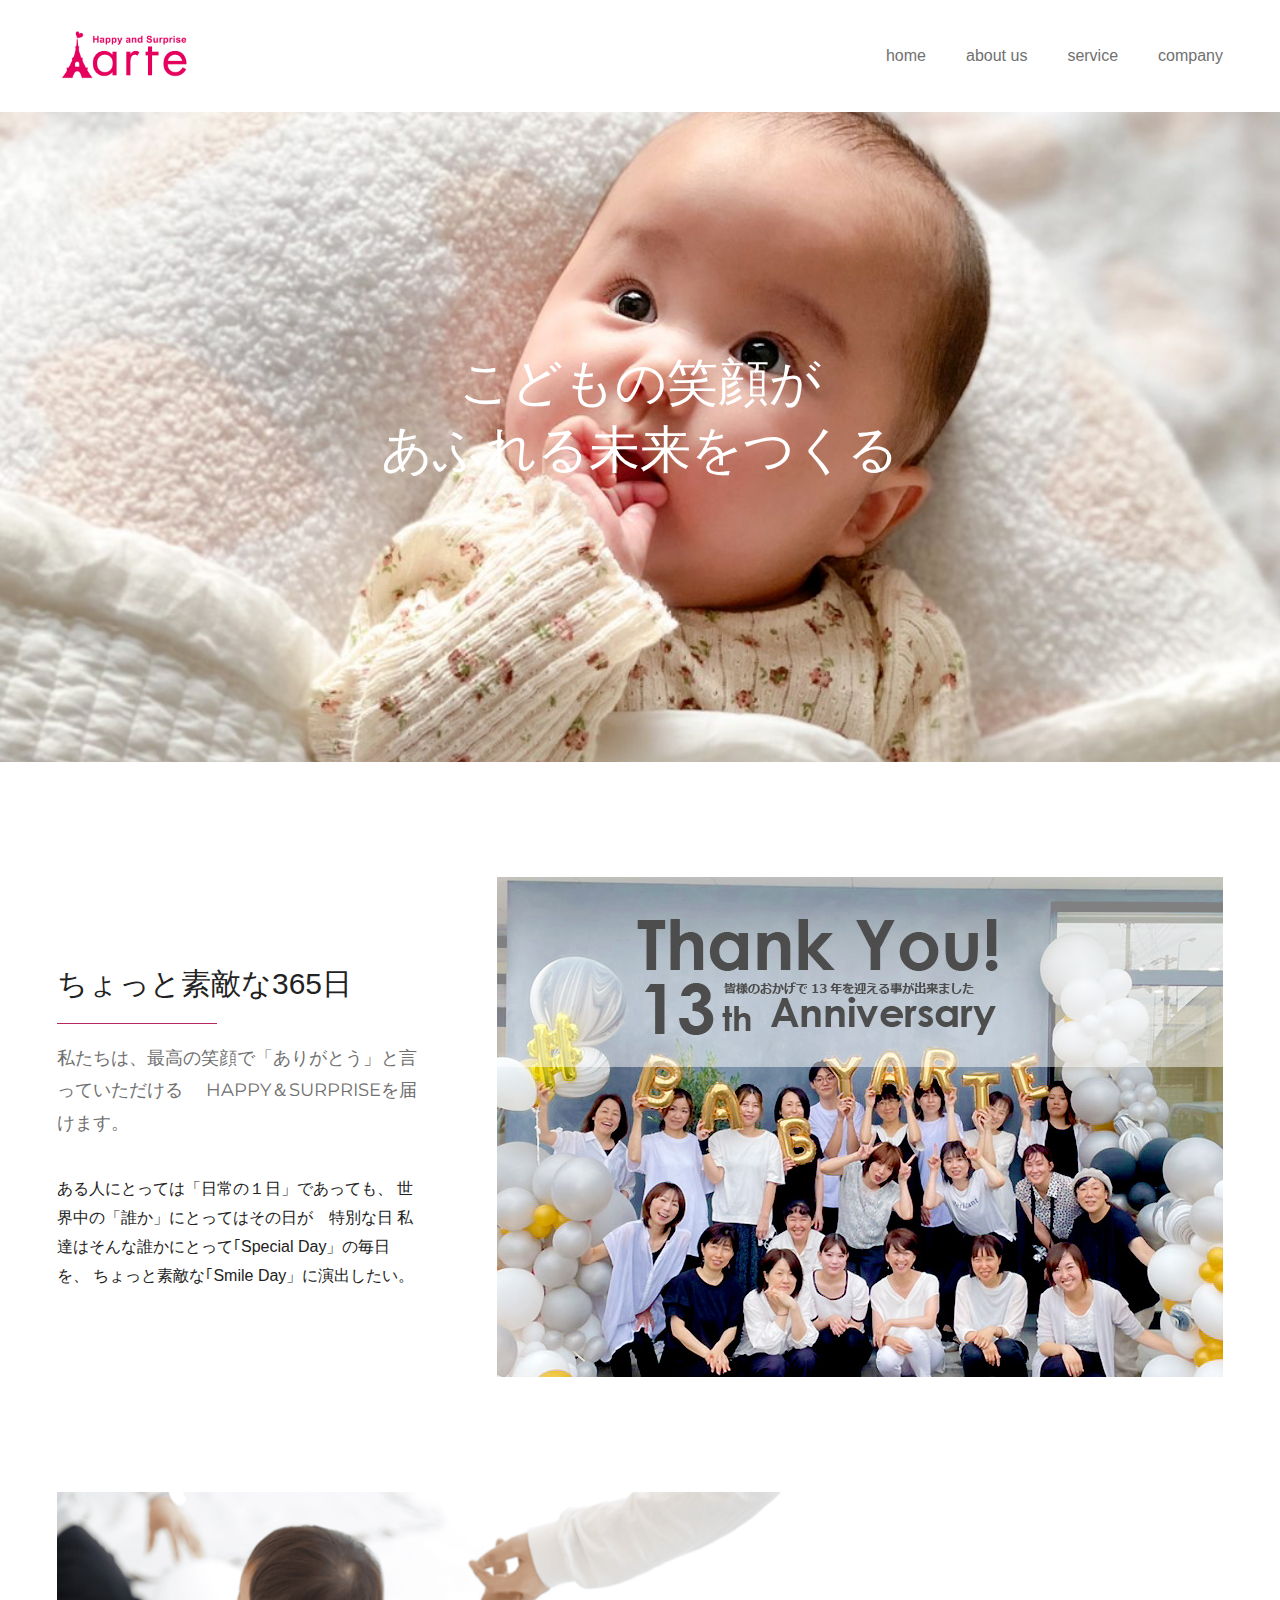
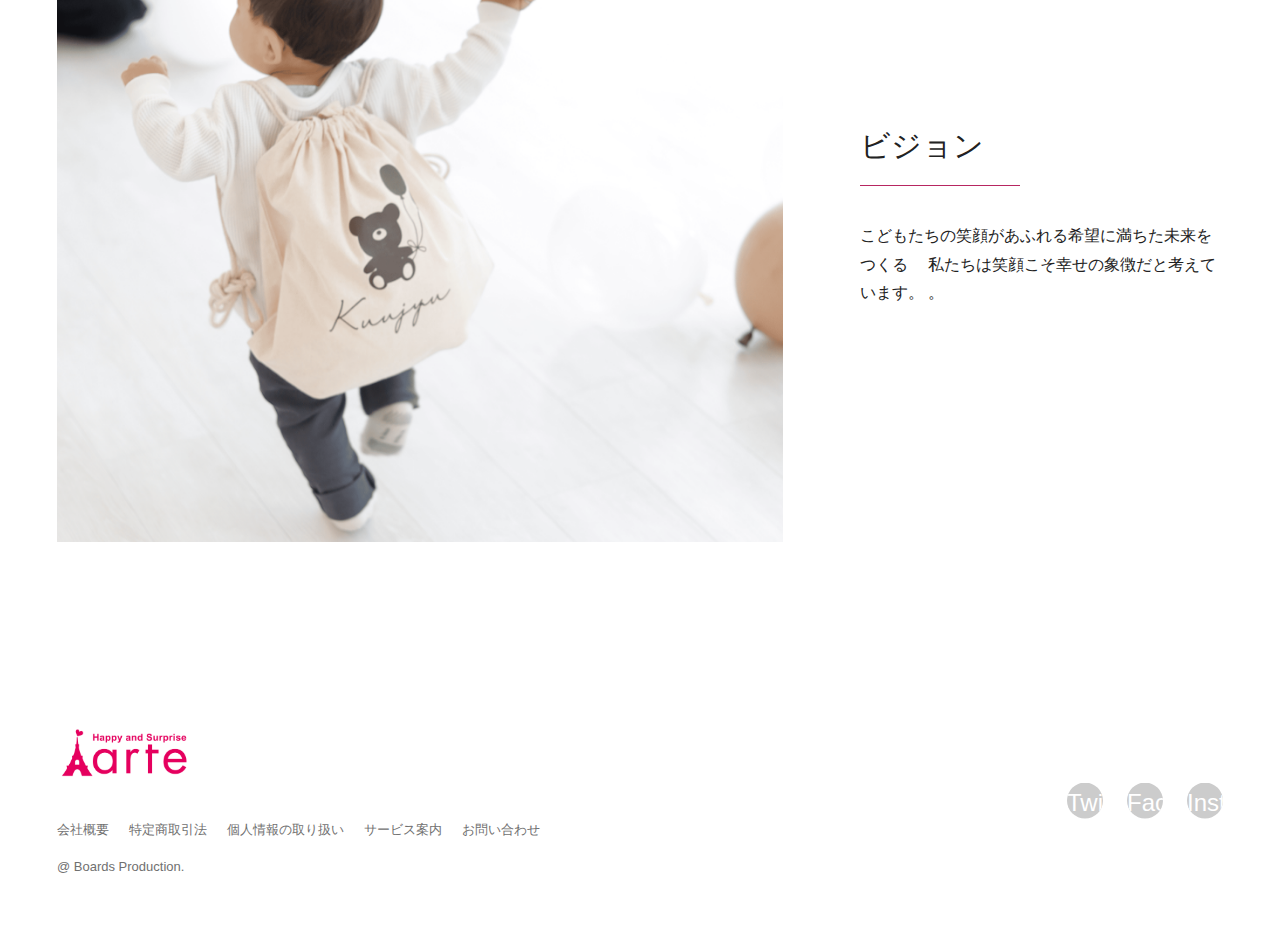
<file: index.html>
<!DOCTYPE html>
<html lang="ja">
<head>

	<!-- Google Tag Manager -->
<script>(function(w,d,s,l,i){w[l]=w[l]||[];w[l].push({'gtm.start':
	new Date().getTime(),event:'gtm.js'});var f=d.getElementsByTagName(s)[0],
	j=d.createElement(s),dl=l!='dataLayer'?'&l='+l:'';j.async=true;j.src=
	'https://www.googletagmanager.com/gtm.js?id='+i+dl;f.parentNode.insertBefore(j,f);
	})(window,document,'script','dataLayer','GTM-KP2N43W');</script>
	<!-- End Google Tag Manager -->

	<meta charset="UTF-8">
	<meta name="viewport" content="width=device-width">
	<title>株式会社arte（アルテ）姫路市のギフトのお店</title>

	<link rel="preconnect" href="https://fonts.gstatic.com">
	<link href="https://fonts.googleapis.com/css2?family=Montserrat:wght@300;400&display=swap" rel="stylesheet">

	<link href="https://use.fontawesome.com/releases/v5.15.3/css/all.css" integrity="sha384-SZXxX4whJ79/gErwcOYf+zWLeJdY/qpuqC4cAa9rOGUstPomtqpuNWT9wdPEn2fk" crossorigin="anonymous" rel="stylesheet">
	
	<link href="style.css" rel="stylesheet">
</head>


<body>

	<!-- Google Tag Manager (noscript) -->
<noscript><iframe src="https://www.googletagmanager.com/ns.html?id=GTM-KP2N43W"
	height="0" width="0" style="display:none;visibility:hidden"></iframe></noscript>
	<!-- End Google Tag Manager (noscript) -->


<header class="header">
	<div class="header-container w-container">
		<div class="site">
			<a href="index.html">
				<img src="img/arte_logo.gif" alt="Boards" width="135" height="26">
			</a>
		</div>

		<button class="navbtn" onClick="document.querySelector('html').classList.toggle('open')">
			<i class="fas fa-bars"></i>
			<i class="fas fa-times"></i>
			<span class="sr-only">MENU</span>
		</button>

		<nav class="nav">
			<ul>
				<li><a href="index.html">home</a></li>
				<li><a href="content.html">about us</a></li>
				<li><a href="service.html">service</a></li>
				<li><a href="location.html">company</a></li>					
			</ul>
		</nav>
	</div>
</header>

<section class="hero">
	<div class="hero-container w-container">
		<h1>こどもの笑顔が<br>あふれる未来をつくる</h1>
	</div>
</section>

<section class="imgtext">
	<div class="imgtext-container w-container">
		<div class="text">
			<h2 class="heading-decoration">ちょっと素敵な365日</h2>
			<p>私たちは、最高の笑顔で「ありがとう」と言っていただける　
				HAPPY＆SURPRISEを届けます。
			</p>

			<p>
			ある人にとっては「日常の１日」であっても、
			世界中の「誰か」にとってはその日が　特別な日
			私達はそんな誰かにとって｢Special Day」の毎日を、
			ちょっと素敵な｢Smile Day」に演出したい。
			</p>

		</div>
		<figure class="img">
			<img src="img/arte.png" alt="" width="1600" height="1260">
		</figure>
	</div>
</section>

<section class="imgtext">
	<div class="imgtext-container reverse w-container">
		<div class="text">
			<h2 class="heading-decoration">ビジョン</h2>
			<p></p>
			<p>こどもたちの笑顔があふれる希望に満ちた未来をつくる
				　私たちは笑顔こそ幸せの象徴だと考えています。
				。</p>
		</div>
		<figure class="img">
			<img src="img/1-2.png" alt="" width="1600" height="1260">
		</figure>
	</div>
</section>


<footer class="footer">
	<div class="footer-container w-container">
		<div class="footer-site">
			<a href="index.html">
				<img src="img/arte_logo.gif" alt="Boards" width="135" height="26">
			</a>
		</div>

		<ul class="footer-sns">
			<li>
				<a href="preparation.html">
					<i class="fab fa-twitter"></i>
					<span class="sr-only">Twitter</span>
				</a>
			</li>
			<li>
				<a href="https://www.facebook.com/baby.arte.rakuten/">
					<i class="fab fa-facebook-f"></i>
					<span class="sr-only">Facebook</span>
				</a>
			</li>
			<li>
				<a href="https://www.instagram.com/arte.official/?igshid=YmMyMTA2M2Y=">
					<i class="fab fa-instagram"></i>
					<span class="sr-only">Instagram</span>
				</a>
			</li>
		</ul>

		<ul class="footer-menu">
			<li><a href="location.html">会社概要</a></li>
			<li><a href="preparation.html">特定商取引法</a></li>
			<li><a href="privacy.html">個人情報の取り扱い</a></li>
			<li><a href="content.html">サービス案内</a></li>
			<li><a href="Inquiry.html">お問い合わせ</a></li>
		</ul>

		<div class="footer-copy">
			@ Boards Production.
		</div>
	</div>
</footer>

</body>
</html>
</file>
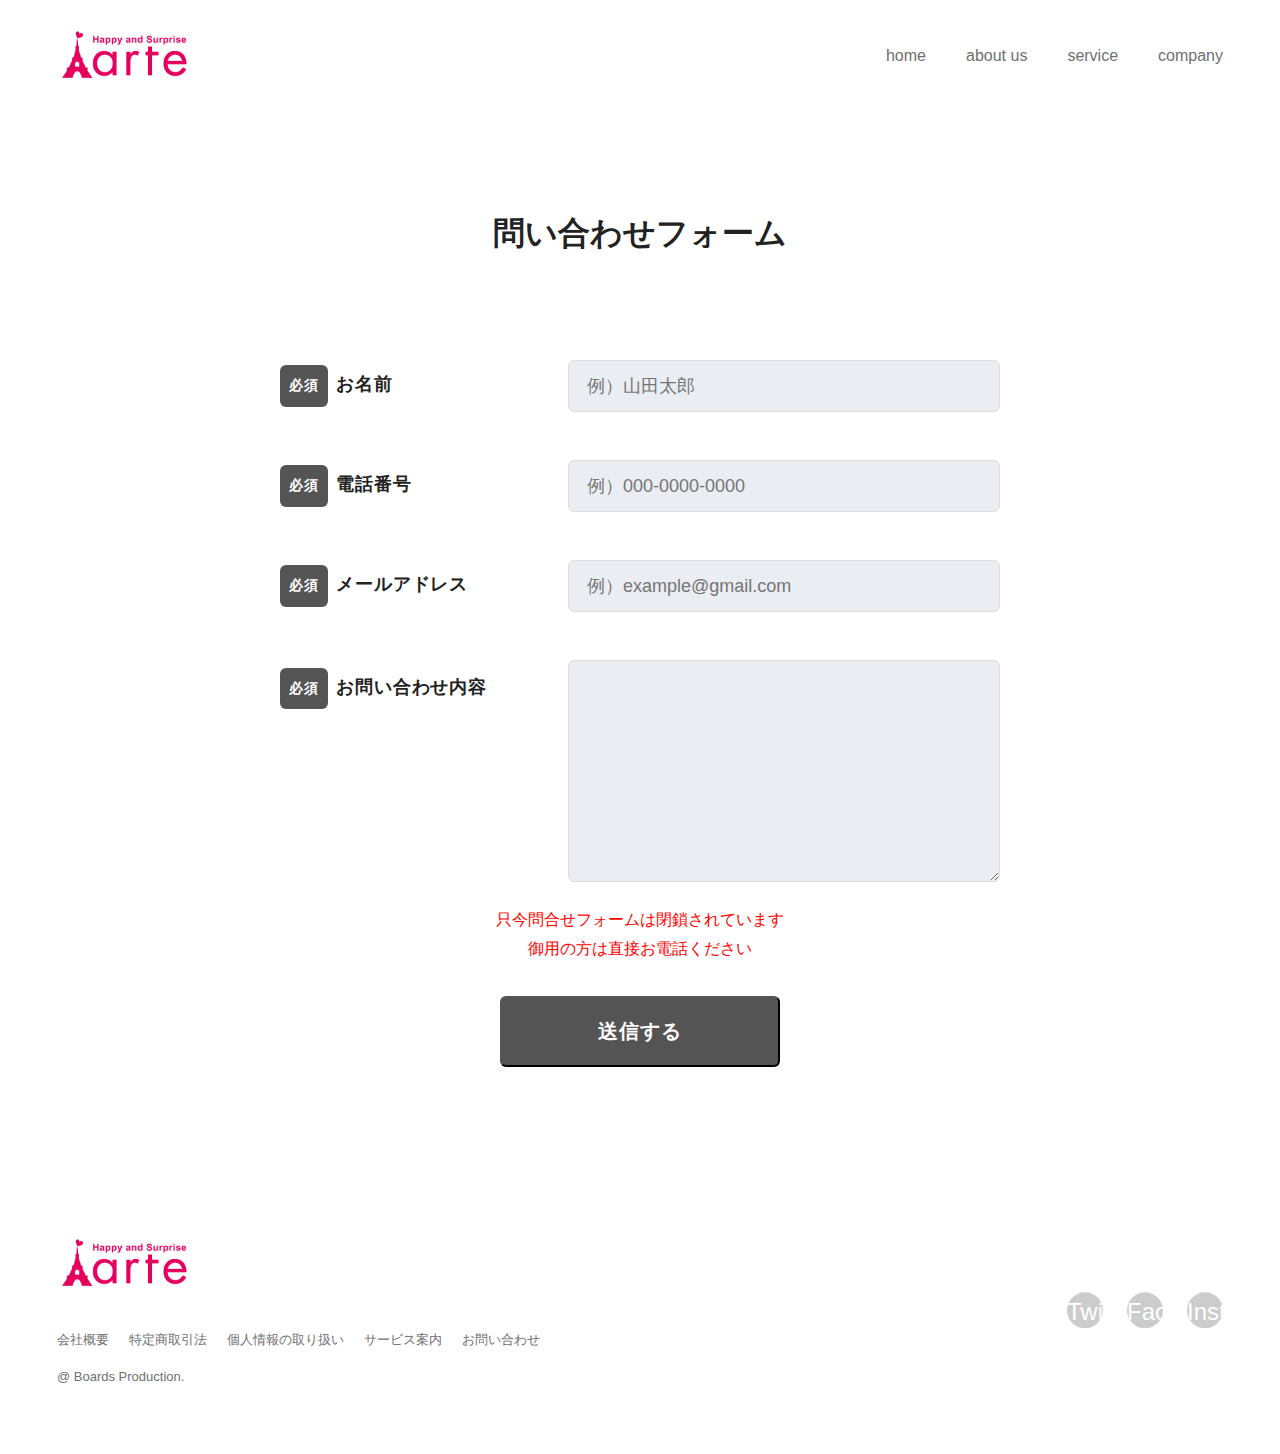
<file: Inquiry.html>
<!DOCTYPE html>
<html lang="ja">
<head>
	<meta charset="UTF-8">
	<meta name="viewport" content="width=device-width">
	<title>株式会社arte（アルテ）姫路市のギフトのお店【問合せフォーム】</title>

	<link rel="preconnect" href="https://fonts.gstatic.com">
	<link href="https://fonts.googleapis.com/css2?family=Montserrat:wght@300;400&display=swap" rel="stylesheet">

	<link href="https://use.fontawesome.com/releases/v5.15.3/css/all.css" integrity="sha384-SZXxX4whJ79/gErwcOYf+zWLeJdY/qpuqC4cAa9rOGUstPomtqpuNWT9wdPEn2fk" crossorigin="anonymous" rel="stylesheet">
	
	<link href="Inquiry.css" rel="stylesheet">

</head>



<body>
	
	
	<header class="header">
		<div class="header-container w-container">
			<div class="site">
				<a href="index.html">
					<img src="img/arte_logo.gif" alt="Boards" width="135" height="26">
				</a>
			</div>

			<button class="navbtn" onClick="document.querySelector('html').classList.toggle('open')">
				<i class="fas fa-bars"></i>
				<i class="fas fa-times"></i>
				<span class="sr-only">MENU</span>
			</button>

			<nav class="nav">
				<ul>
					<li><a href="index.html">home</a></li>
					<li><a href="content.html">about us</a></li>
					<li><a href="service.html">service</a></li>
					<li><a href="location.html">company</a></li>				
				</ul>
			</nav>
		</div>
	</header>



	<h1>問い合わせフォーム</h1>

	<div class="w-container">
		

	<div class="Form">
		<div class="Form-Item">
		  <p class="Form-Item-Label"><span class="Form-Item-Label-Required">必須</span>お名前</p>
		  <input type="text" class="Form-Item-Input" placeholder="例）山田太郎">
		</div>
		<div class="Form-Item">
		  <p class="Form-Item-Label"><span class="Form-Item-Label-Required">必須</span>電話番号</p>
		  <input type="text" class="Form-Item-Input" placeholder="例）000-0000-0000">
		</div>
		<div class="Form-Item">
		  <p class="Form-Item-Label"><span class="Form-Item-Label-Required">必須</span>メールアドレス</p>
		  <input type="email" class="Form-Item-Input" placeholder="例）example@gmail.com">
		</div>
		<div class="Form-Item">
		  <p class="Form-Item-Label isMsg"><span class="Form-Item-Label-Required">必須</span>お問い合わせ内容</p>
		  <textarea class="Form-Item-Textarea"></textarea>
		</div>
		<p class="mess">只今問合せフォームは閉鎖されています<br>御用の方は直接お電話ください</p>
		<input type="submit" class="Form-Btn" value="送信する">
	  </div>

	</div>


	<!-- footer -->
	<footer class="footer">
		<div class="footer-container w-container">
			<div class="footer-site">
				<a href="index.html">
					<img src="img/arte_logo.gif" alt="Boards" width="135" height="26">
				</a>
			</div>

			<ul class="footer-sns">
				<li>
					<a href="preparation.html">
						<i class="fab fa-twitter"></i>
						<span class="sr-only">Twitter</span>
					</a>
				</li>

				<li>
					<a href="https://www.facebook.com/baby.arte.rakuten/">
						<i class="fab fa-facebook-f"></i>
						<span class="sr-only">Facebook</span>
					</a>
				</li>
				<li>

				<a href="https://www.instagram.com/arte.official/?igshid=YmMyMTA2M2Y=">
					<i class="fab fa-instagram"></i>
					<span class="sr-only">Instagram</span>
				</a>
				</li>

			</ul>


			<ul class="footer-menu">
				<li><a href="location.html">会社概要</a></li>
				<li><a href="preparation.html">特定商取引法</a></li>
				<li><a href="privacy.html">個人情報の取り扱い</a></li>
				<li><a href="content.html">サービス案内</a></li>
				<li><a href="Inquiry.html">お問い合わせ</a></li>
			</ul>

			<div class="footer-copy">
				@ Boards Production.
			</div>

		</div> <!-- footer-container w-container -->
	</footer>

</body>
</html>
</file>
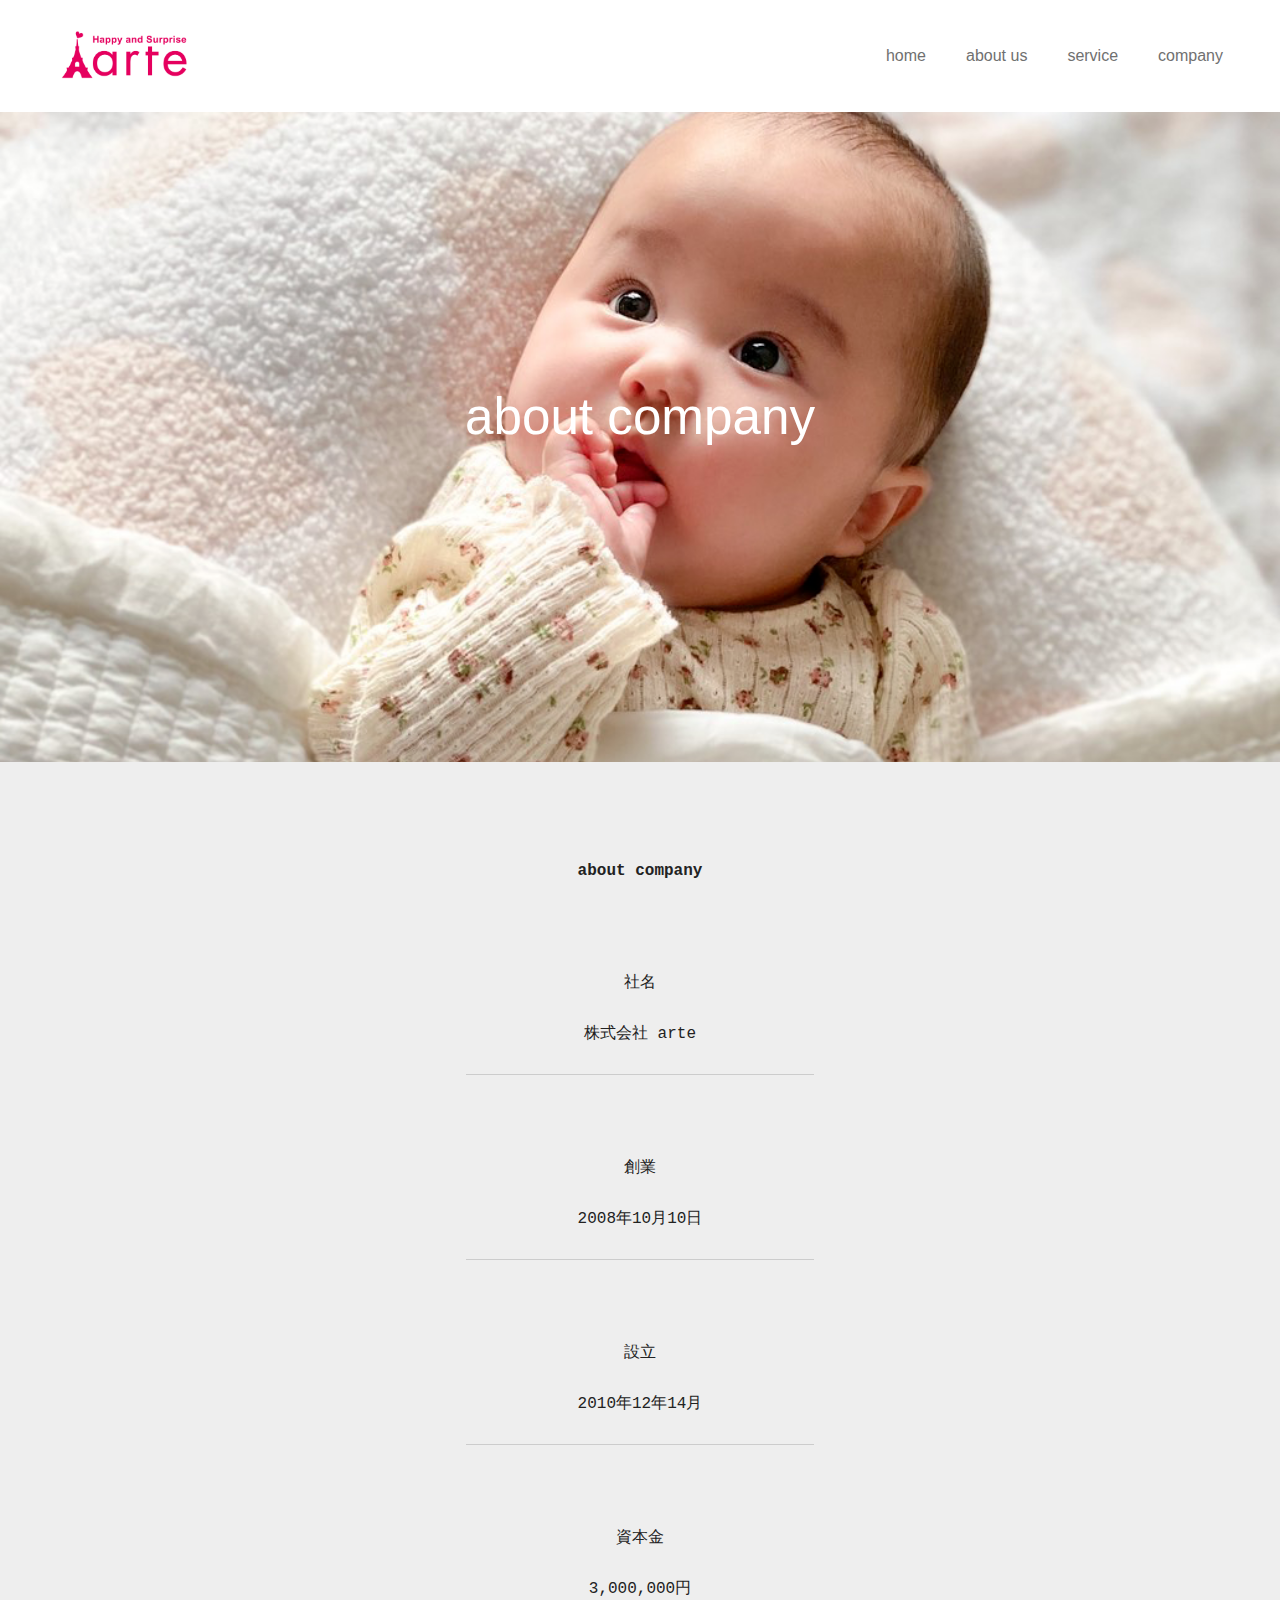
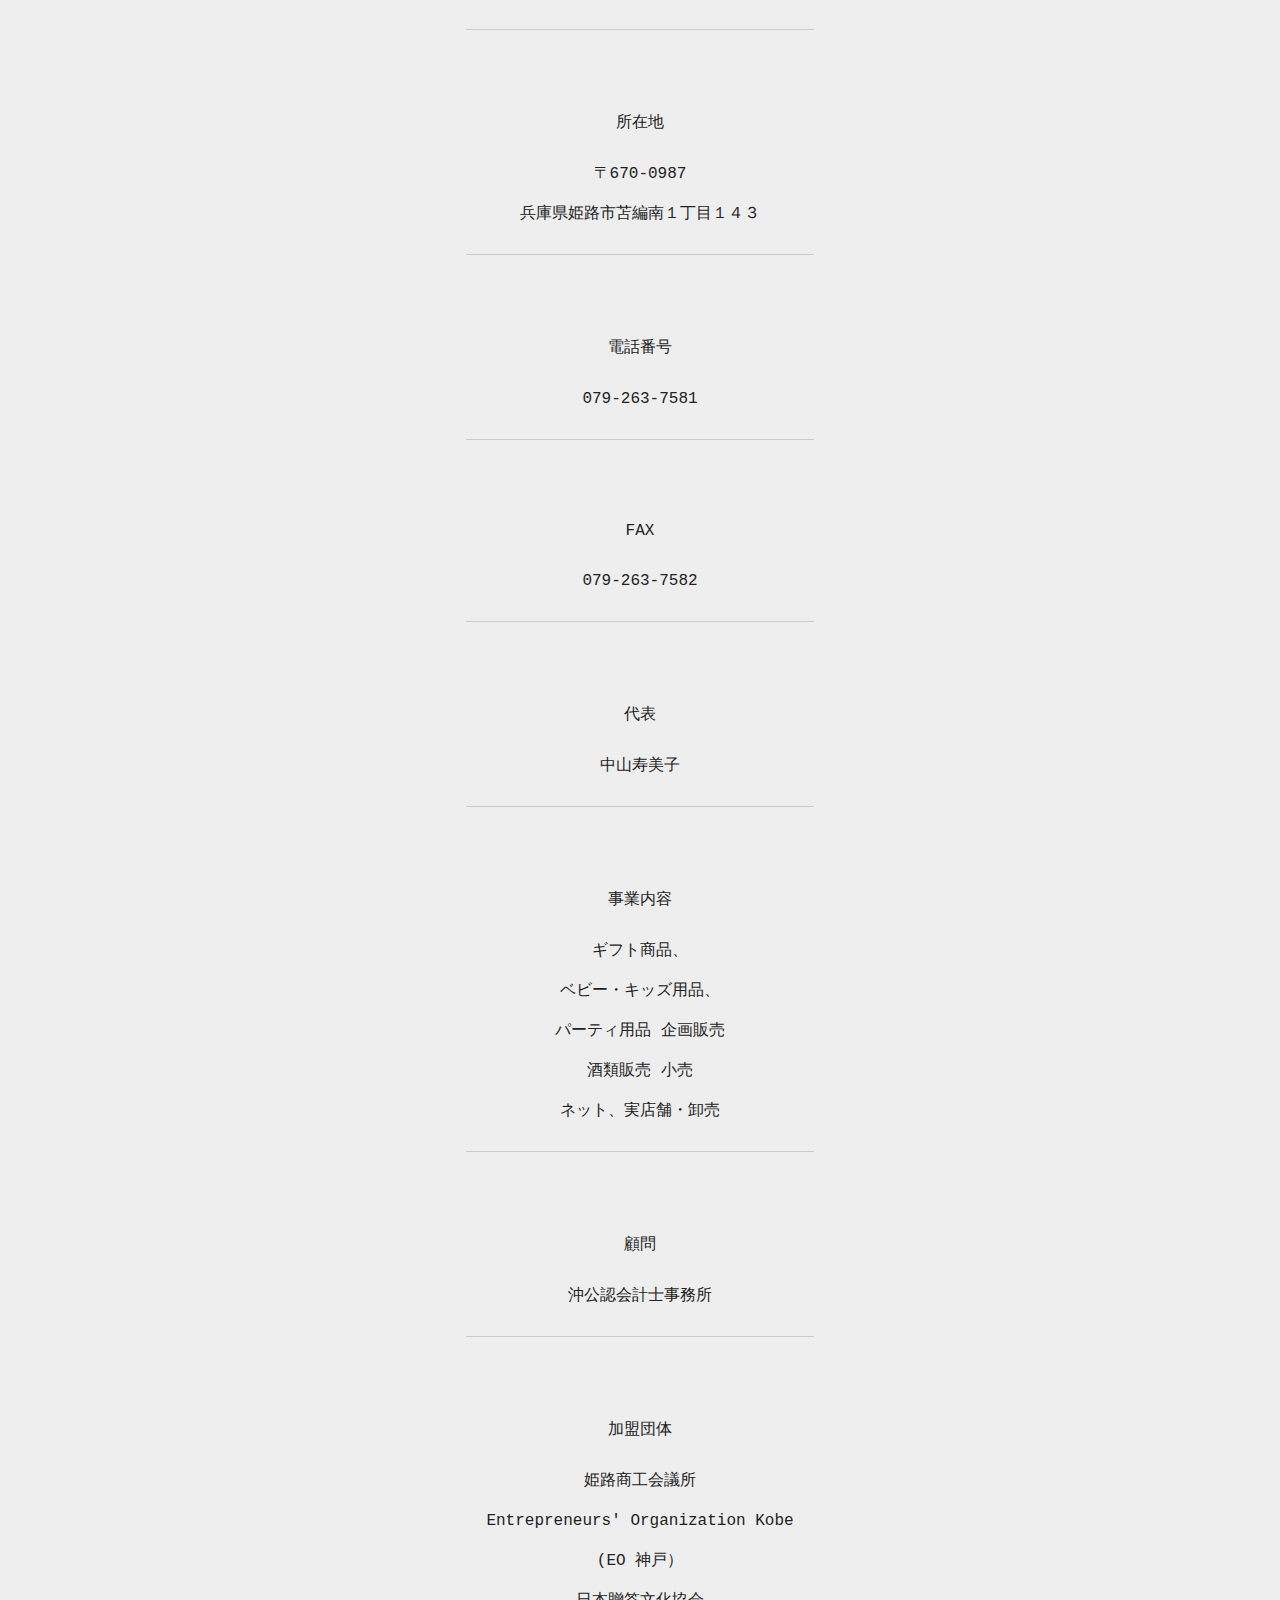
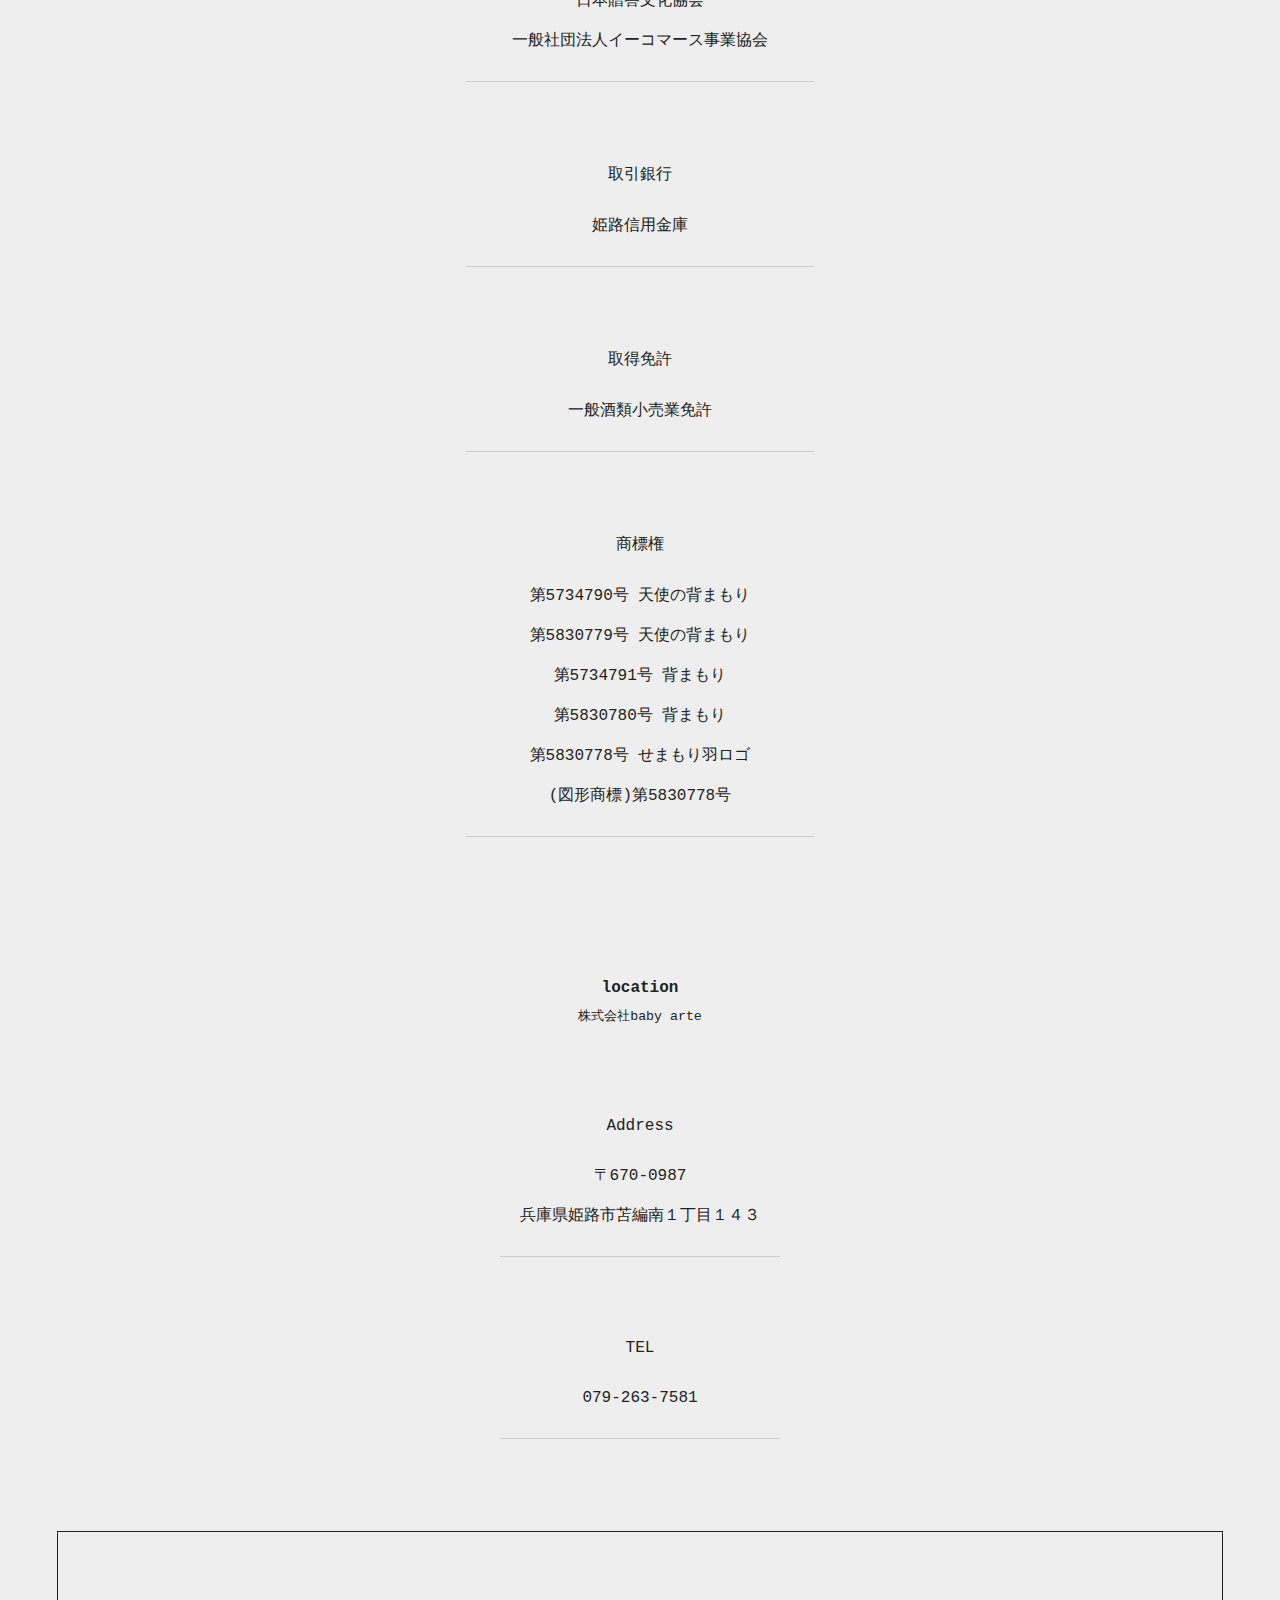
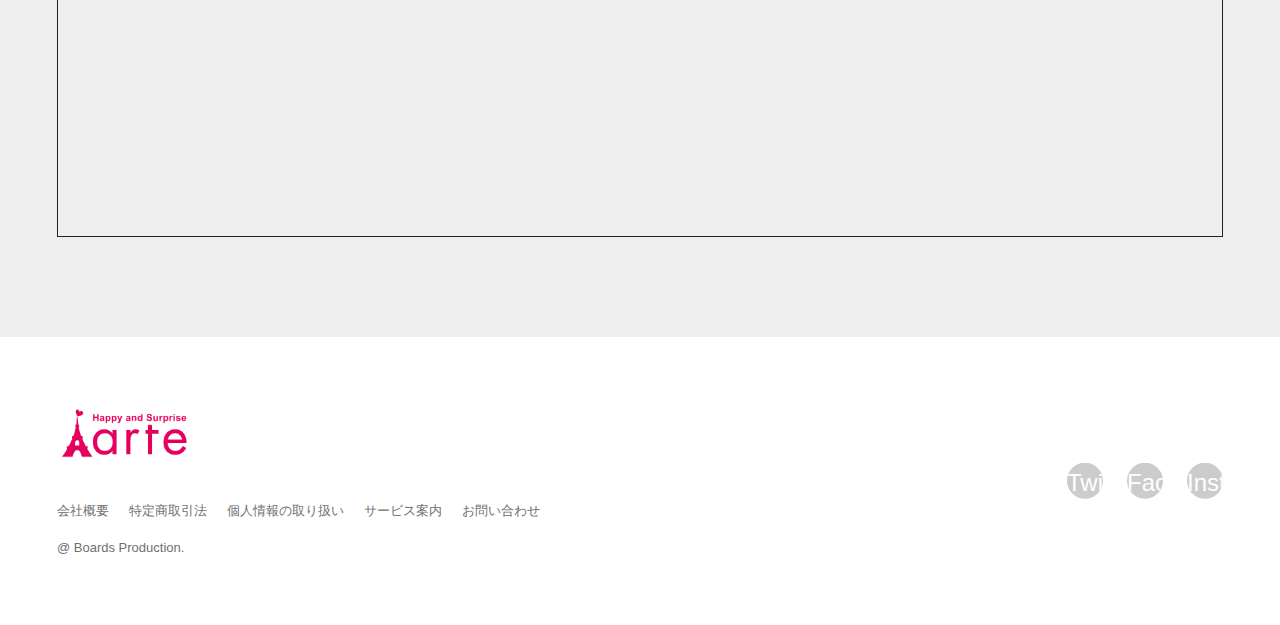
<file: location.html>
<!DOCTYPE html>
<html lang="ja">
<head>
	<meta charset="UTF-8">
	<meta name="viewport" content="width=device-width">
	<title>株式会社arte（アルテ）姫路市のギフトのお店【企業概要】</title>

	<link rel="preconnect" href="https://fonts.gstatic.com">
	<link href="https://fonts.googleapis.com/css2?family=Montserrat:wght@300;400&display=swap" rel="stylesheet">

	<link href="https://use.fontawesome.com/releases/v5.15.3/css/all.css" integrity="sha384-SZXxX4whJ79/gErwcOYf+zWLeJdY/qpuqC4cAa9rOGUstPomtqpuNWT9wdPEn2fk" crossorigin="anonymous" rel="stylesheet">
	
	<link href="style.css" rel="stylesheet">
</head>



<body>
	<header class="header">
		<div class="header-container w-container">
			<div class="site">
				<a href="index.html">
					<img src="img/arte_logo.gif" alt="Boards" width="135" height="26">
				</a>
			</div>

			<button class="navbtn" onClick="document.querySelector('html').classList.toggle('open')">
				<i class="fas fa-bars"></i>
				<i class="fas fa-times"></i>
				<span class="sr-only">MENU</span>
			</button>

			<nav class="nav">
				<ul>
					<li><a href="index.html">home</a></li>
					<li><a href="content.html">about us</a></li>
					<li><a href="service.html">service</a></li>
					<li><a href="location.html">company</a></li>				
				</ul>
			</nav>
		</div>
	</header>


	<section class="hero">
		<div class="hero-container w-container">
			<h1>about company</h1>
		</div>
	</section>


	
	<div class ="w-container">
		<section class="">
			<h4>about company</h4>
			<table class="tb01">
				<tr>
					<th>社名</th>
					<td>株式会社 arte</td>
				</tr>

				<tr>
					<th>創業</th>
					<td>2008年10月10日</td>
				</tr>

				<tr>
					<th>設立</th>
					<td>2010年12年14月</td>
				</tr>

				<tr>
					<th>資本金</th>
					<td>3,000,000円</td>
				</tr>

				<tr>
					<th>所在地</th>
					<td>〒670‐0987<br>兵庫県姫路市苫編南１丁目１４３</td>
				</tr>

				<tr>
					<th>電話番号</th>
					<td>079‐263-7581</td>
				</tr>

				<tr>
					<th>FAX</th>
					<td>079‐263-7582</td>
				</tr>

				<tr>
					<th>代表</th>
					<td>中山寿美子</td>
				</tr>

				<tr>
					<th>事業内容</th>
					<td>ギフト商品、<br>
						ベビー・キッズ用品、<br>
						パーティ用品 企画販売　<br>
						酒類販売 小売　<br>
						ネット、実店舗・卸売
					</td>
				</tr>


				<tr>
					<th>顧問</th>
					<td>沖公認会計士事務所</td>
				</tr>

				<tr>
					<th>加盟団体</th>
					<td>姫路商工会議所 <br>
					Entrepreneurs' Organization Kobe<br>
					(EO 神戸）<br>
					日本贈答文化協会　<br>
					一般社団法人イーコマース事業協会</td>
				</tr>

				<tr>
					<th>取引銀行</th>
					<td>姫路信用金庫</td>
				</tr>

				<tr><th>取得免許</th>
					<td>一般酒類小売業免許</td>
				</tr>

				<tr class="last"><th>商標権</th>
					<td>
						第5734790号 天使の背まもり<br>
						第5830779号 天使の背まもり<br>
						第5734791号 背まもり <br>
						第5830780号 背まもり <br> 
						第5830778号 せまもり羽ロゴ<br>
						(図形商標)第5830778号
					</td>
				</tr>
			</table>
		</section>



		
		<section class="">
			<h4>location</h4>
			<h5>株式会社baby arte</h5>
			<table class="tb02">

					<tr>
						<th>Address</th>
						<td>〒670‐0987<br>
							兵庫県姫路市苫編南１丁目１４３
						</td>
					</tr>

					<tr>	
						<th>TEL</th>
						<td>079‐263-7581</td>
					</tr>
			</table>
		</section>


		<div class="map-container">
			<iframe src="https://www.google.com/maps/embed?pb=!1m18!1m12!1m3!1d1637.8069962987915!2d134.6526809333191!3d34.81565208040514!2m3!1f0!2f0!3f0!3m2!1i1024!2i768!4f13.1!3m3!1m2!1s0x3554e10dc4652dff%3A0xf66895a92f57f6cb!2z5aer6Lev44OQ44Or44O844Oz44O744Ku44OV44OI44Gu44GK5bqX44CQ44K544Oe44Kk44Or44OH44Kj44K6IGJ5IGFydGXjgJE!5e0!3m2!1sja!2sjp!4v1660707301646!5m2!1sja!2sjp" 
			width="100%" height="300px" style="border:0;" allowfullscreen="" loading="lazy" referrerpolicy="no-referrer-when-downgrade">
			</iframe>
		</div>
	</div> <!-- w-container -->




	<!-- footer -->
	<footer class="footer">
		<div class="footer-container w-container">
			<div class="footer-site">
				<a href="index.html">
					<img src="img/arte_logo.gif" alt="Boards" width="135" height="26">
				</a>
			</div>

			<ul class="footer-sns">
				<li>
					<a href="preparation.html">
						<i class="fab fa-twitter"></i>
						<span class="sr-only">Twitter</span>
					</a>
				</li>

				<li>
					<a href="https://www.facebook.com/baby.arte.rakuten/">
						<i class="fab fa-facebook-f"></i>
						<span class="sr-only">Facebook</span>
					</a>
				</li>
				<li>

				<a href="https://www.instagram.com/arte.official/?igshid=YmMyMTA2M2Y=">
					<i class="fab fa-instagram"></i>
					<span class="sr-only">Instagram</span>
				</a>
				</li>

			</ul>


			<ul class="footer-menu">
				<li><a href="location.html">会社概要</a></li>
				<li><a href="preparation.html">特定商取引法</a></li>
				<li><a href="privacy.html">個人情報の取り扱い</a></li>
				<li><a href="content.html">サービス案内</a></li>
				<li><a href="Inquiry.html">お問い合わせ</a></li>
			</ul>

			<div class="footer-copy">
				@ Boards Production.
			</div>

		</div> <!-- footer-container w-container -->
	</footer>

</body>
</html>
</file>
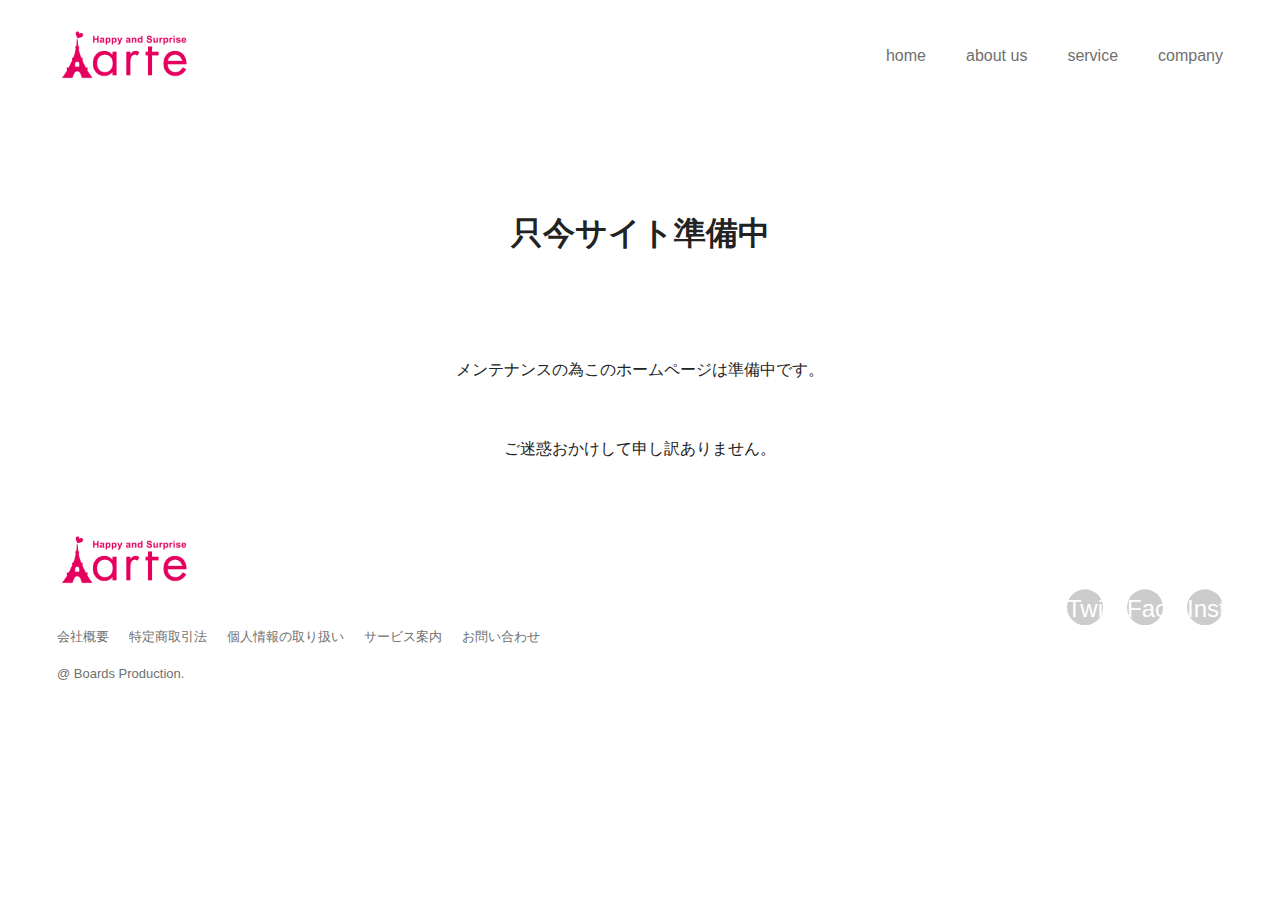
<file: preparation.html>
<!DOCTYPE html>
<html lang="ja">
<head>
	<meta charset="UTF-8">
	<meta name="viewport" content="width=device-width">
	<title>株式会社arte（アルテ）姫路市のギフトのお店【只今メンテナンス中。】</title>

	<link rel="preconnect" href="https://fonts.gstatic.com">
	<link href="https://fonts.googleapis.com/css2?family=Montserrat:wght@300;400&display=swap" rel="stylesheet">

	<link href="https://use.fontawesome.com/releases/v5.15.3/css/all.css" integrity="sha384-SZXxX4whJ79/gErwcOYf+zWLeJdY/qpuqC4cAa9rOGUstPomtqpuNWT9wdPEn2fk" crossorigin="anonymous" rel="stylesheet">
	
	<link href="preparation.css" rel="stylesheet">

</head>



<body>
	<header class="header">
		<div class="header-container w-container">
			<div class="site">
				<a href="index.html">
					<img src="img/arte_logo.gif" alt="Boards" width="135" height="26">
				</a>
			</div>

			<button class="navbtn" onClick="document.querySelector('html').classList.toggle('open')">
				<i class="fas fa-bars"></i>
				<i class="fas fa-times"></i>
				<span class="sr-only">MENU</span>
			</button>

			<nav class="nav">
				<ul>
					<li><a href="index.html">home</a></li>
					<li><a href="content.html">about us</a></li>
					<li><a href="service.html">service</a></li>
					<li><a href="location.html">company</a></li>				
				</ul>
			</nav>
		</div>
	</header>


<div class="w-container">
	<h1>只今サイト準備中</h1>
	<p>メンテナンスの為このホームページは準備中です。</p>
	<p>ご迷惑おかけして申し訳ありません。</p>
</div>	




	<!-- footer -->
	<footer class="footer">
		<div class="footer-container w-container">
			<div class="footer-site">
				<a href="index.html">
					<img src="img/arte_logo.gif" alt="Boards" width="135" height="26">
				</a>
			</div>

			<ul class="footer-sns">
				<li>
					<a href="preparation.html">
						<i class="fab fa-twitter"></i>
						<span class="sr-only">Twitter</span>
					</a>
				</li>

				<li>
					<a href="https://www.facebook.com/baby.arte.rakuten/">
						<i class="fab fa-facebook-f"></i>
						<span class="sr-only">Facebook</span>
					</a>
				</li>
				<li>

				<a href="https://www.instagram.com/arte.official/?igshid=YmMyMTA2M2Y=">
					<i class="fab fa-instagram"></i>
					<span class="sr-only">Instagram</span>
				</a>
				</li>

			</ul>


			<ul class="footer-menu">
				<li><a href="location.html">会社概要</a></li>
				<li><a href="preparation.html">特定商取引法</a></li>
				<li><a href="privacy.html">個人情報の取り扱い</a></li>
				<li><a href="content.html">サービス案内</a></li>
				<li><a href="Inquiry.html">お問い合わせ</a></li>
			</ul>

			<div class="footer-copy">
				@ Boards Production.
			</div>

		</div> <!-- footer-container w-container -->
	</footer>

</body>
</html>
</file>
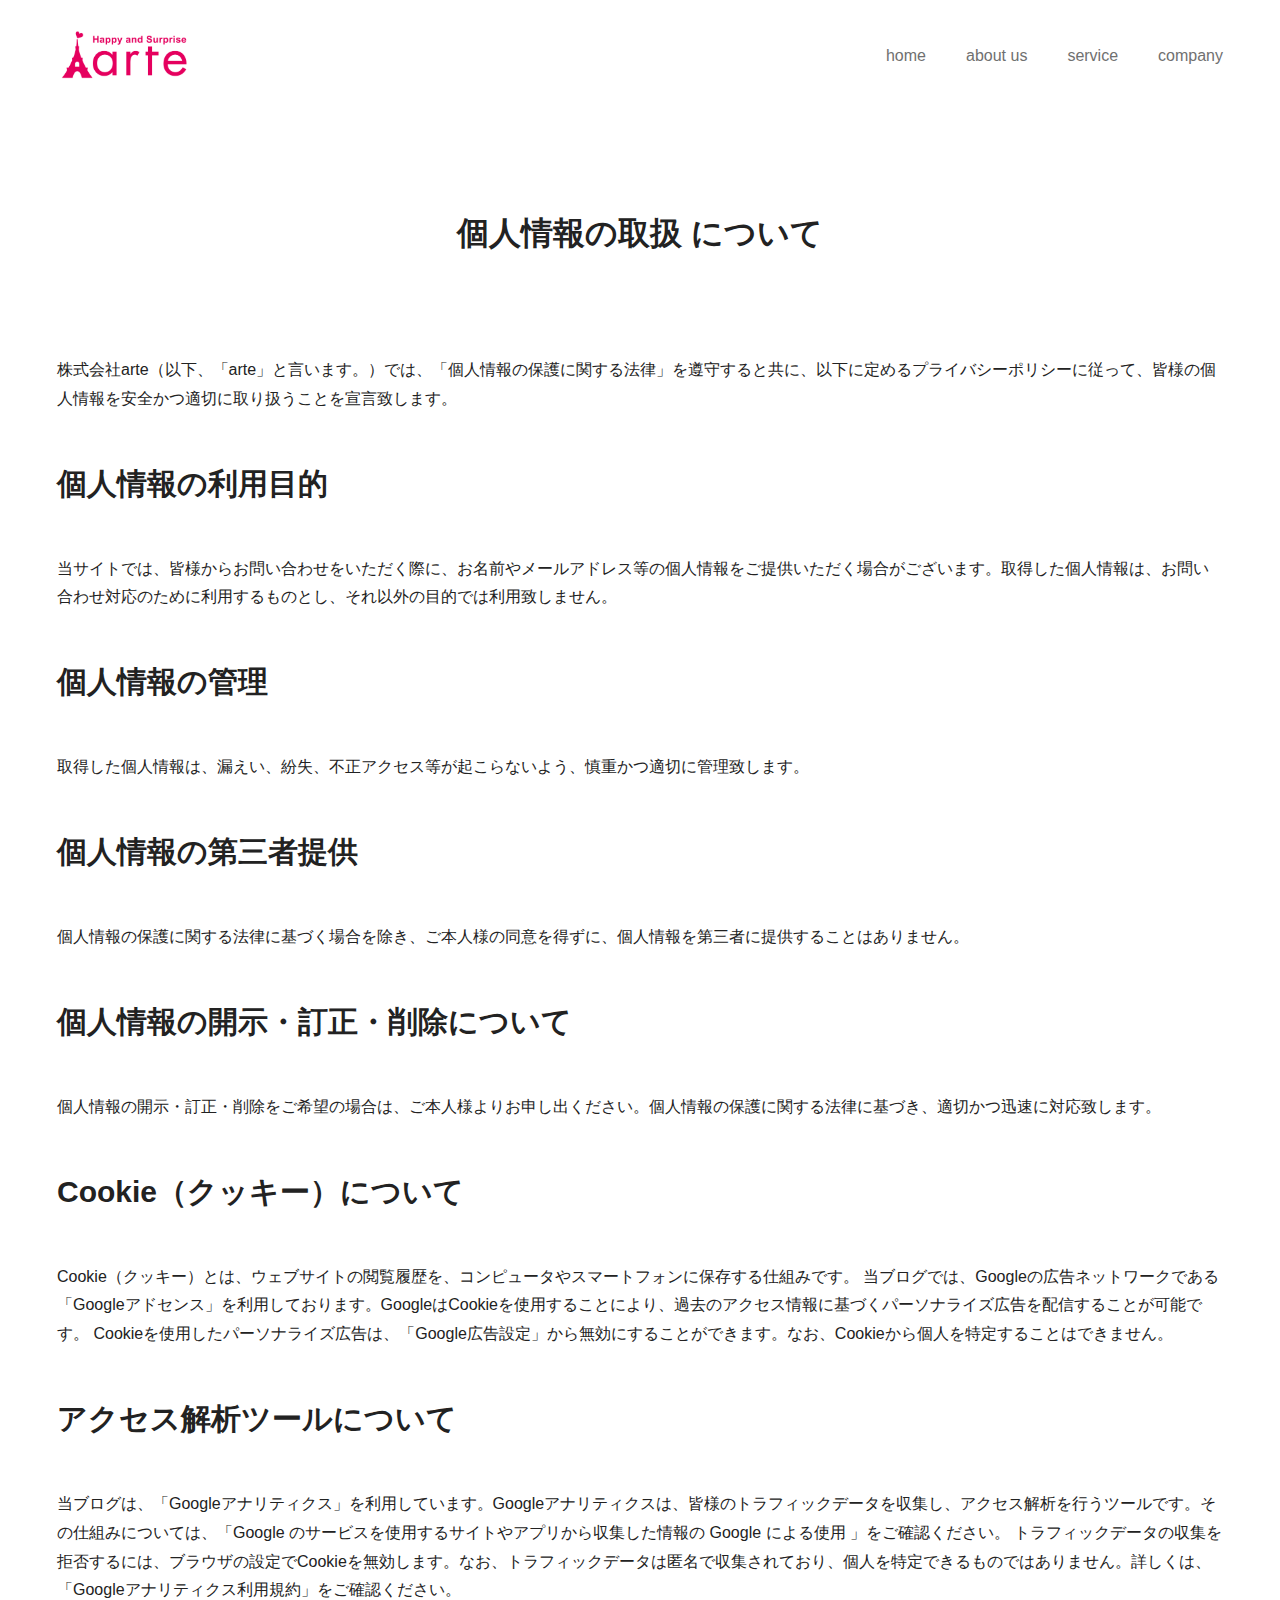
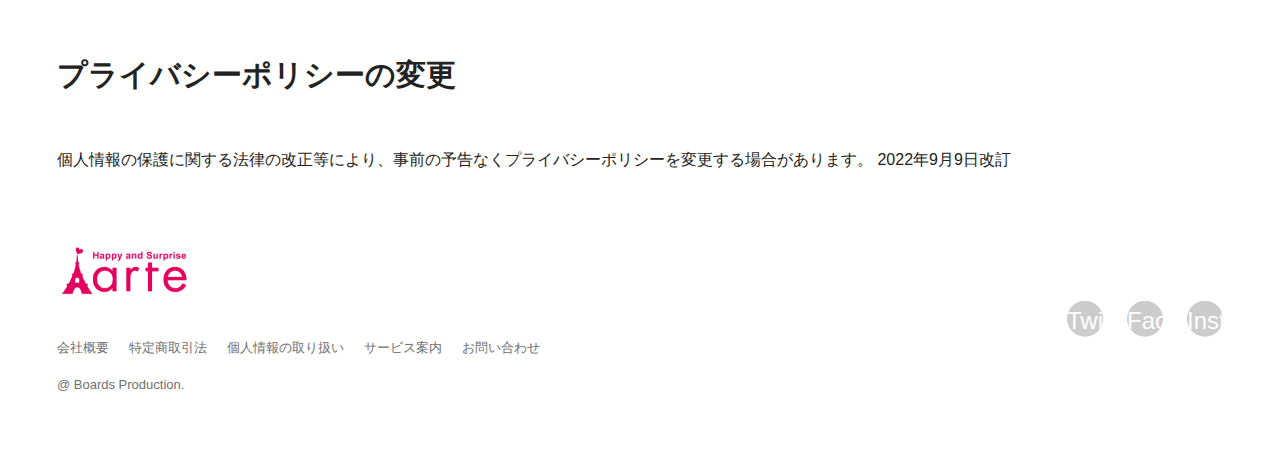
<file: privacy.html>
<!DOCTYPE html>
<html lang="ja">
<head>
	<meta charset="UTF-8">
	<meta name="viewport" content="width=device-width">
	<title>株式会社arte（アルテ）姫路市のギフトのお店【プライバシーポリシー】</title>

	<link rel="preconnect" href="https://fonts.gstatic.com">
	<link href="https://fonts.googleapis.com/css2?family=Montserrat:wght@300;400&display=swap" rel="stylesheet">

	<link href="https://use.fontawesome.com/releases/v5.15.3/css/all.css" integrity="sha384-SZXxX4whJ79/gErwcOYf+zWLeJdY/qpuqC4cAa9rOGUstPomtqpuNWT9wdPEn2fk" crossorigin="anonymous" rel="stylesheet">
	
	<link href="privacy.css" rel="stylesheet">

</head>



<body>
	<header class="header">
		<div class="header-container w-container">
			<div class="site">
				<a href="index.html">
					<img src="img/arte_logo.gif" alt="Boards" width="135" height="26">
				</a>
			</div>

			<button class="navbtn" onClick="document.querySelector('html').classList.toggle('open')">
				<i class="fas fa-bars"></i>
				<i class="fas fa-times"></i>
				<span class="sr-only">MENU</span>
			</button>

			<nav class="nav">
				<ul>
					<li><a href="index.html">home</a></li>
					<li><a href="content.html">about us</a></li>
					<li><a href="service.html">service</a></li>
					<li><a href="location.html">company</a></li>				
				</ul>
			</nav>
		</div>
	</header>


<div class="w-container">
	<h1><span class="aks">個人情報の取扱</span> <span class="aks">について</span></h1>
</div>


<div class="w-container">
	
	<p>
		株式会社arte（以下、「arte」と言います。）では、「個人情報の保護に関する法律」を遵守すると共に、以下に定めるプライバシーポリシーに従って、皆様の個人情報を安全かつ適切に取り扱うことを宣言致します。
	</p>

	<h2>個人情報の利用目的</h2>

	<p>
		当サイトでは、皆様からお問い合わせをいただく際に、お名前やメールアドレス等の個人情報をご提供いただく場合がございます。取得した個人情報は、お問い合わせ対応のために利用するものとし、それ以外の目的では利用致しません。
	</p>

	<h2>個人情報の管理</h2>
	
	<p>
		取得した個人情報は、漏えい、紛失、不正アクセス等が起こらないよう、慎重かつ適切に管理致します。
	</p>
	
	<h2>個人情報の第三者提供</h2>
	
	<p>
		個人情報の保護に関する法律に基づく場合を除き、ご本人様の同意を得ずに、個人情報を第三者に提供することはありません。
	</p>


	<h2>個人情報の開示・訂正・削除について</h2>
		
	<p>
		個人情報の開示・訂正・削除をご希望の場合は、ご本人様よりお申し出ください。個人情報の保護に関する法律に基づき、適切かつ迅速に対応致します。
	</p>
	
	<h2>Cookie（クッキー）に<span class="aks">ついて</span></h2>
	
	<p>
		Cookie（クッキー）とは、ウェブサイトの閲覧履歴を、コンピュータやスマートフォンに保存する仕組みです。
		当ブログでは、Googleの広告ネットワークである「Googleアドセンス」を利用しております。GoogleはCookieを使用することにより、過去のアクセス情報に基づくパーソナライズ広告を配信することが可能です。
		Cookieを使用したパーソナライズ広告は、「Google広告設定」から無効にすることができます。なお、Cookieから個人を特定することはできません。
	</p>

	<h2>アクセス解析ツールについて</h2>
	
	<p>
		当ブログは、「Googleアナリティクス」を利用しています。Googleアナリティクスは、皆様のトラフィックデータを収集し、アクセス解析を行うツールです。その仕組みについては、「Google のサービスを使用するサイトやアプリから収集した情報の Google による使用 」をご確認ください。
		トラフィックデータの収集を拒否するには、ブラウザの設定でCookieを無効します。なお、トラフィックデータは匿名で収集されており、個人を特定できるものではありません。詳しくは、「Googleアナリティクス利用規約」をご確認ください。
	</p>

	<h2>プライバシーポリシーの変更</h2>
	
	<p>
		個人情報の保護に関する法律の改正等により、事前の予告なくプライバシーポリシーを変更する場合があります。
		2022年9月9日改訂
	</p>

</div>








	<!-- footer -->
	<footer class="footer">
		<div class="footer-container w-container">
			<div class="footer-site">
				<a href="index.html">
					<img src="img/arte_logo.gif" alt="Boards" width="135" height="26">
				</a>
			</div>

			<ul class="footer-sns">
				<li>
					<a href="preparation.html">
						<i class="fab fa-twitter"></i>
						<span class="sr-only">Twitter</span>
					</a>
				</li>

				<li>
					<a href="https://www.facebook.com/baby.arte.rakuten/">
						<i class="fab fa-facebook-f"></i>
						<span class="sr-only">Facebook</span>
					</a>
				</li>
				<li>

				<a href="https://www.instagram.com/arte.official/?igshid=YmMyMTA2M2Y=">
					<i class="fab fa-instagram"></i>
					<span class="sr-only">Instagram</span>
				</a>
				</li>

			</ul>


			<ul class="footer-menu">
				<li><a href="location.html">会社概要</a></li>
				<li><a href="preparation.html">特定商取引法</a></li>
				<li><a href="privacy.html">個人情報の取り扱い</a></li>
				<li><a href="content.html">サービス案内</a></li>
				<li><a href="Inquiry.html">お問い合わせ</a></li>
			</ul>

			<div class="footer-copy">
				@ Boards Production.
			</div>

		</div> <!-- footer-container w-container -->
	</footer>

</body>
</html>
</file>
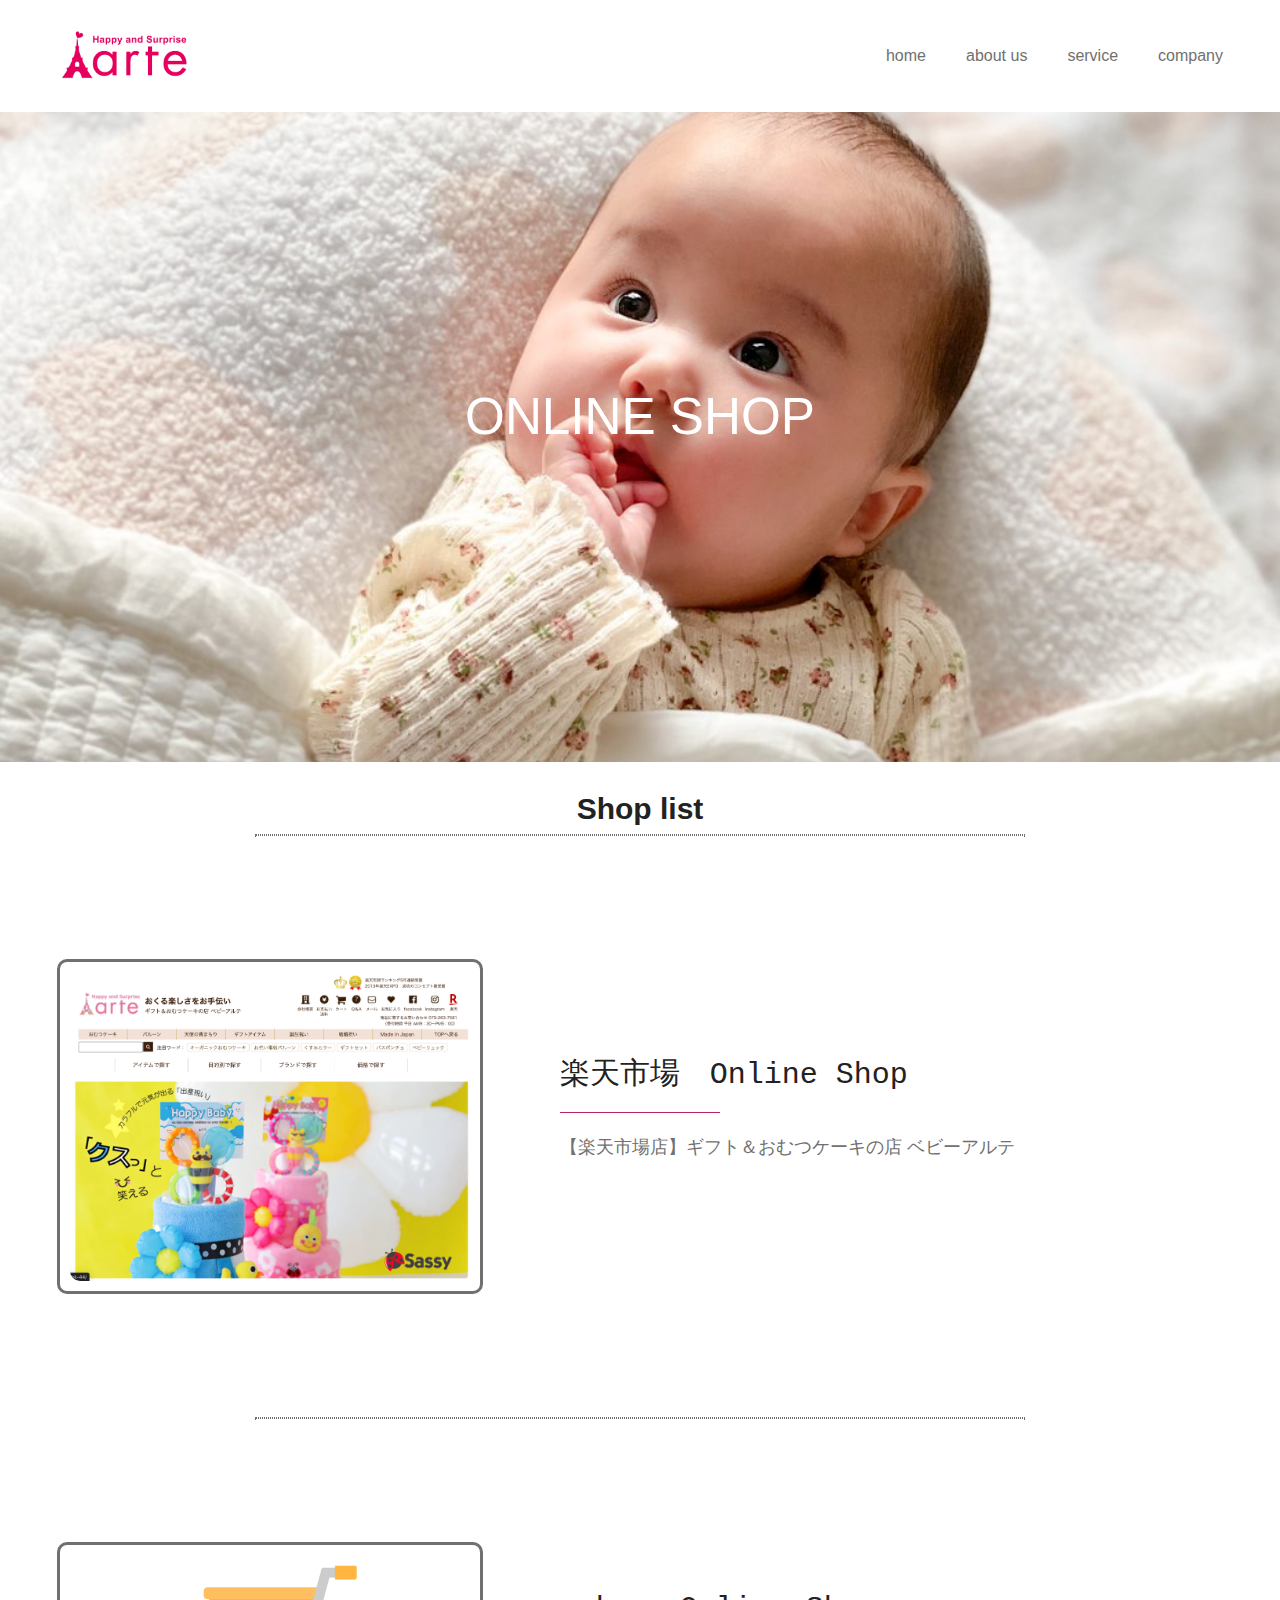
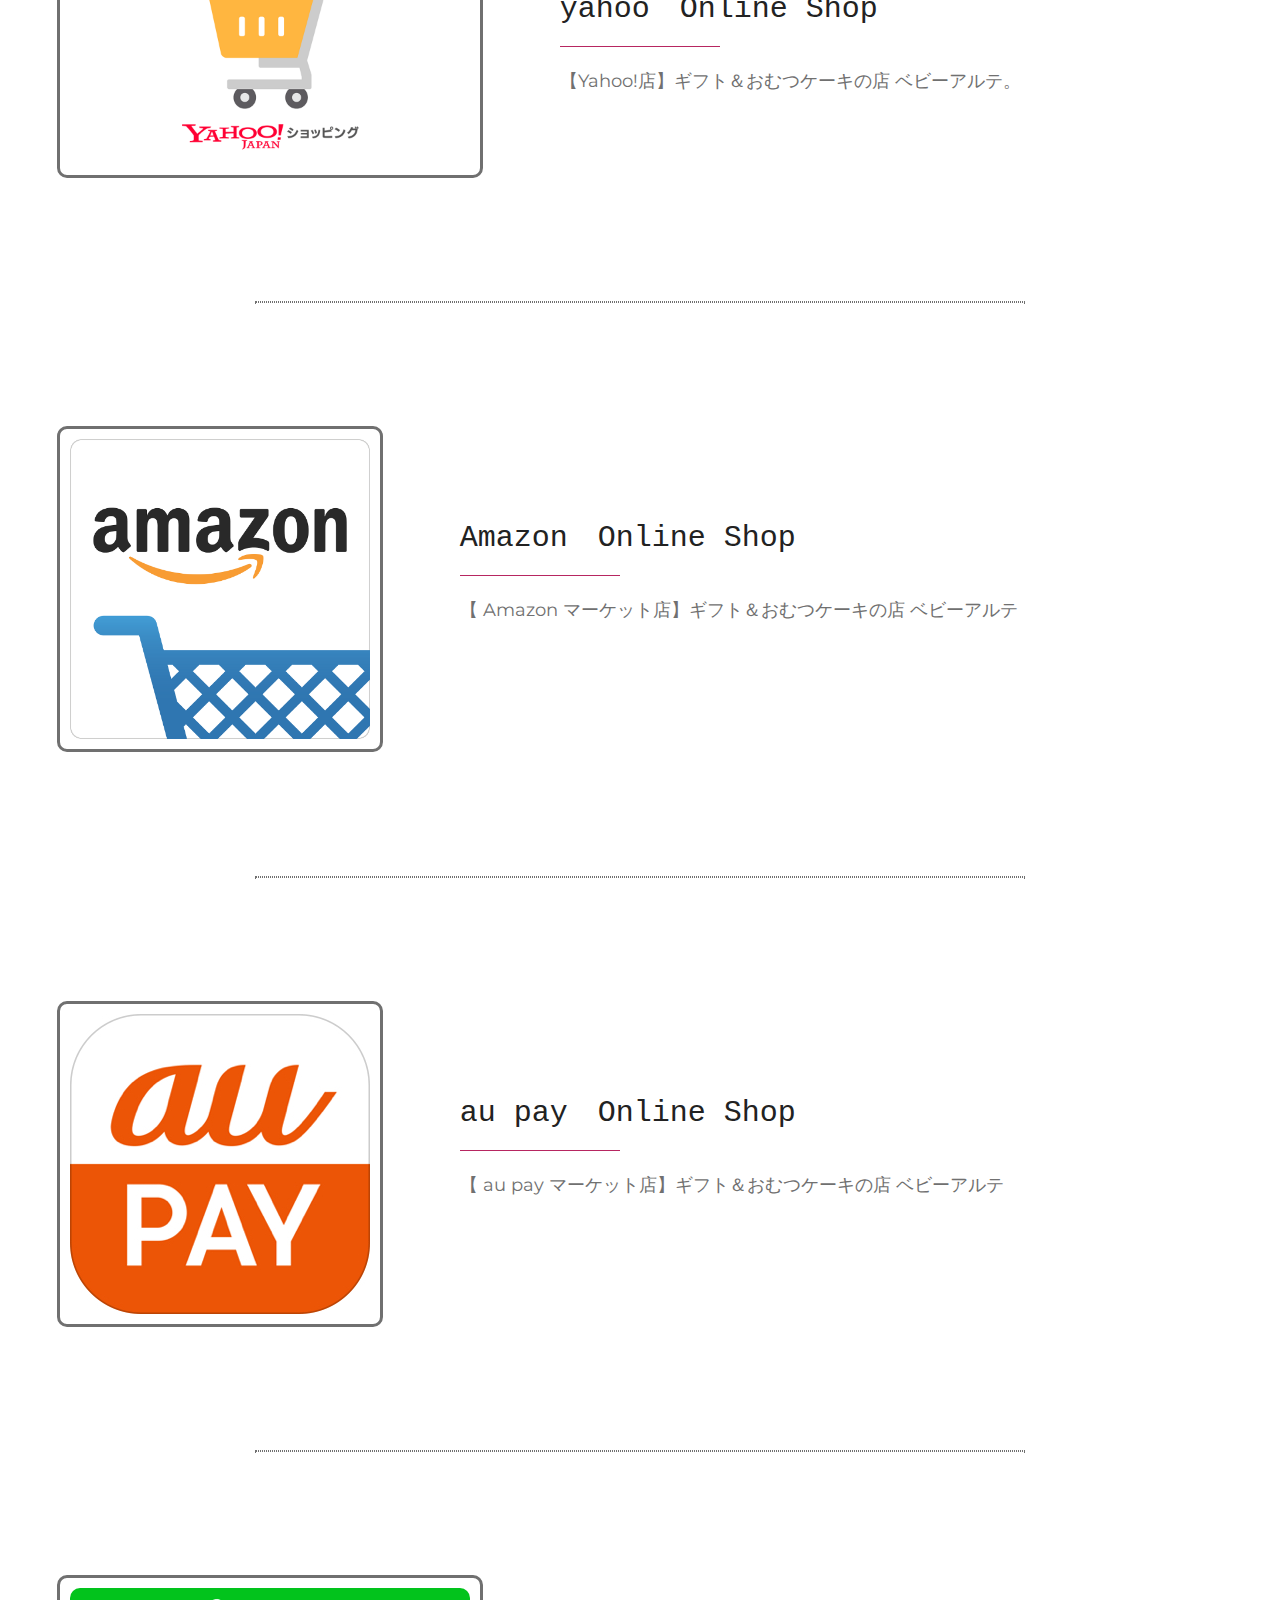
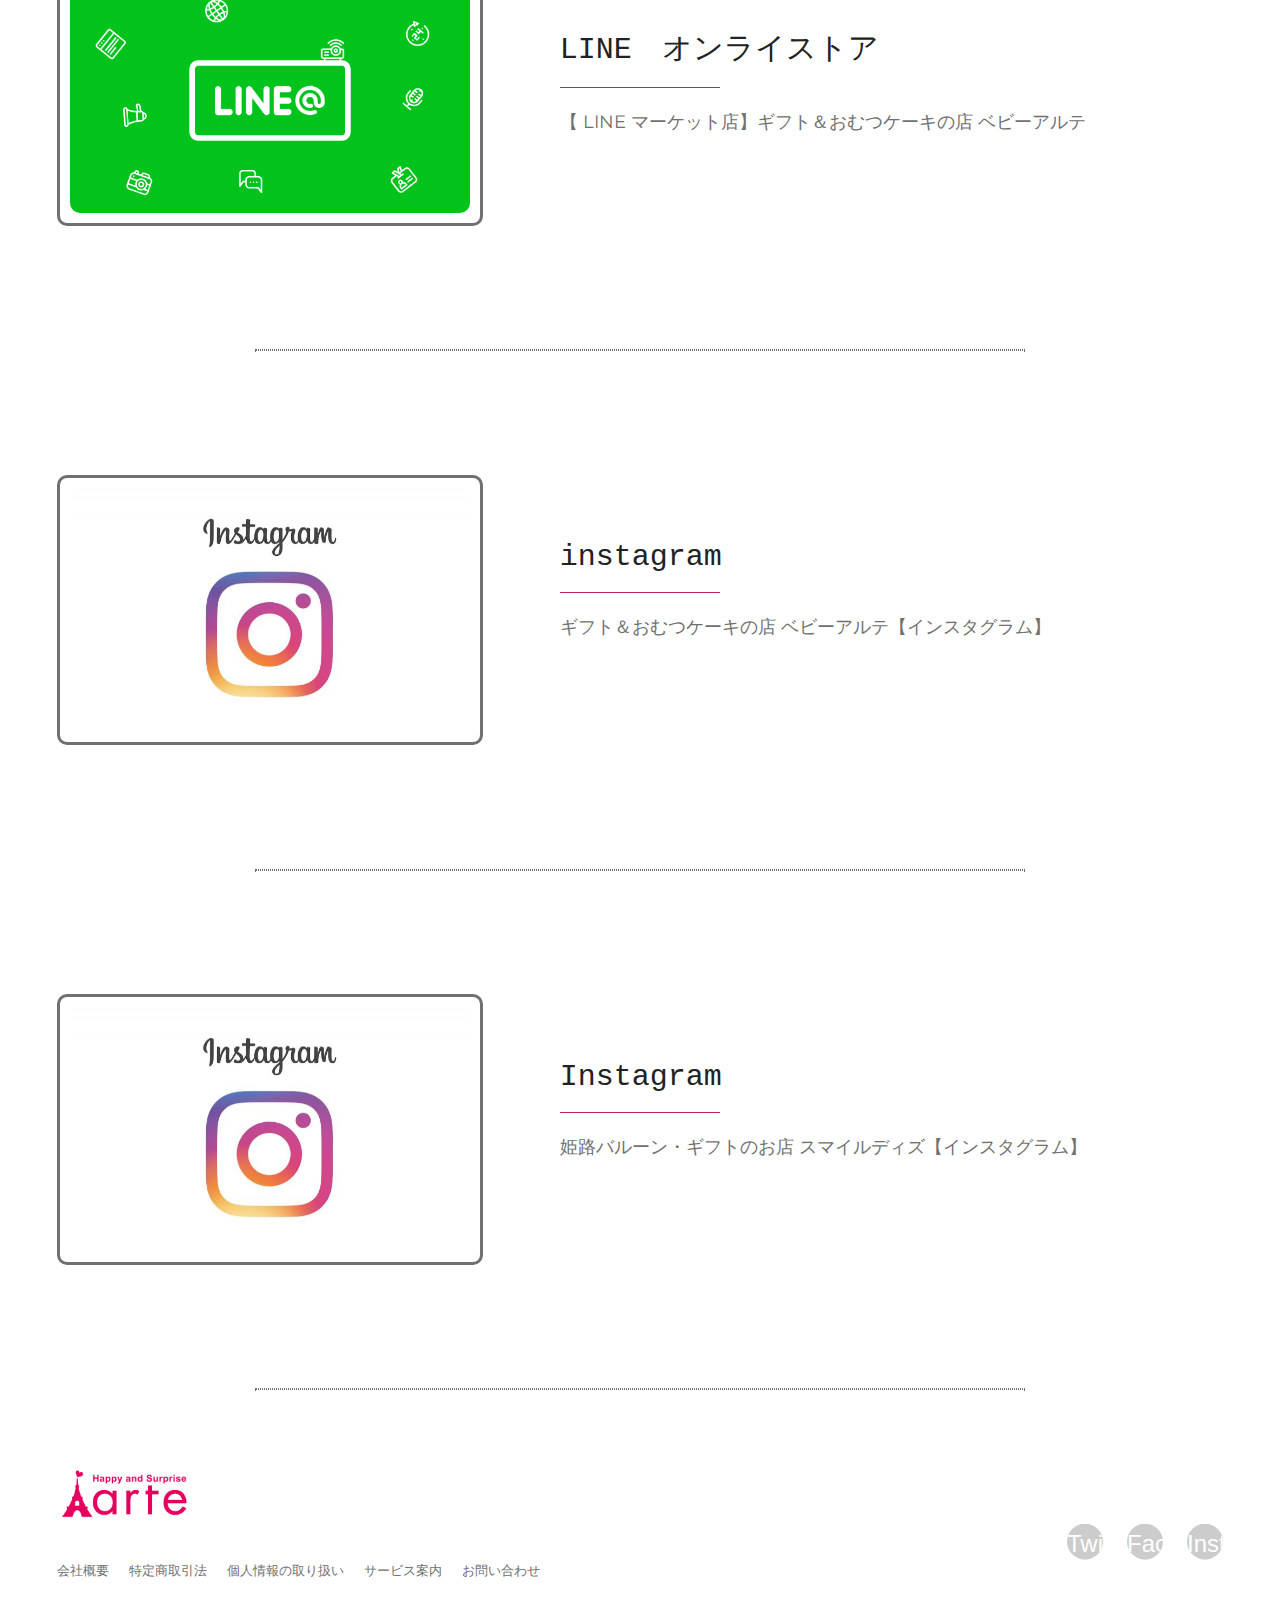
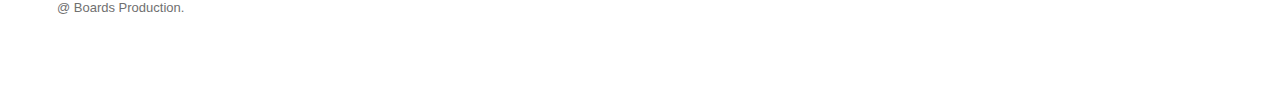
<file: service.html>
<!DOCTYPE html>
<html lang="ja">
<head>
	<meta charset="UTF-8">
	<meta name="viewport" content="width=device-width">
	<title>株式会社arte（アルテ）姫路市のギフトのお店【店舗 ●　ショップ紹介】</title>

	<link rel="preconnect" href="https://fonts.gstatic.com">
	<link href="https://fonts.googleapis.com/css2?family=Montserrat:wght@300;400&display=swap" rel="stylesheet">

	<link href="https://use.fontawesome.com/releases/v5.15.3/css/all.css" integrity="sha384-SZXxX4whJ79/gErwcOYf+zWLeJdY/qpuqC4cAa9rOGUstPomtqpuNWT9wdPEn2fk" crossorigin="anonymous" rel="stylesheet">
	
	<link href="service.css" rel="stylesheet">
</head>
<body>

<header class="header">
	<div class="header-container w-container">
		<div class="site">
			<a href="index.html">
				<img src="img/arte_logo.gif" alt="Boards" width="135" height="26">
			</a>
		</div>

		<button class="navbtn" onClick="document.querySelector('html').classList.toggle('open')">
			<i class="fas fa-bars"></i>
			<i class="fas fa-times"></i>
			<span class="sr-only">MENU</span>
		</button>

		<nav class="nav">
			<ul>
				<li><a href="index.html">home</a></li>
				<li><a href="content.html">about us</a></li>
				<li><a href="service.html">service</a></li>
				<li><a href="location.html">company</a></li>					
			</ul>
		</nav>
	</div>
</header>

<section class="hero">
	<div class="hero-container">
		<h1>ONLINE SHOP</h1>
	</div>
</section>

<section class="w-container">	
	<h2>Shop list</h2>
</section>

<hr	class="btw">

<!-- 楽天市場 -->
	
<section class="imgtext">
	<div class="shop_box">
		
		<div class="imgtext-container reverse w-container">
		
			<div class="text">
				<h3 class="heading-decoration">楽天市場　Online Shop</h3>
				<p>【楽天市場店】ギフト＆おむつケーキの店 ベビーアルテ

				</p>
			</div>
			
			<div class="janv">
				<figure class="img">
					<a href="https://www.rakuten.ne.jp/gold/baby-arte/"><img src="img/arte1.png" alt="" width="400px" height="auto" ></a>
					
				</figure>
			</div>
		</div>
	</div>	
</section>

<hr	class="btw">




<!-- yahoo -->

<section class="imgtext">
	<div class="shop_box">
		
		<div class="imgtext-container reverse w-container">
		
			<div class="text">
				<h3 class="heading-decoration">yahoo　Online Shop</h3>
				<p>【Yahoo!店】ギフト＆おむつケーキの店 ベビーアルテ。
				</p>
			</div>
			
			<div class="janv">
				<figure class="img">
					<a href="https://shopping.geocities.jp/baby-arte/"><img src="img/Yahoo.png" alt="" width="400px" height="auto" ></a>
					
				</figure>
			</div>
		</div>
	</div>	
</section>

<hr	class="btw">

<!-- Amazon -->

<section class="imgtext">
	<div class="shop_box">
		<div class="imgtext-container reverse w-container">
			<div class="text">
			<h3 class="heading-decoration">Amazon　Online Shop</h3>
				<p>
					【 Amazon マーケット店】ギフト＆おむつケーキの店 ベビーアルテ
				</p>
			</div>

			<div class="janv">
				<figure class="img">
					<a href="preparation.html"></a><img src="img/Amazon.png" alt="" width="300px" height="auto">
				</figure>
			</div>
		</div>
	</div>
</section>


<hr	class="btw">
 


<!-- au pay -->

<section class="imgtext">
	<div class="shop_box">
		
		<div class="imgtext-container reverse w-container">
		
			<div class="text">
				<h3 class="heading-decoration">au pay　Online Shop</h3>
				<p>【 au pay マーケット店】ギフト＆おむつケーキの店 ベビーアルテ
				</p>
			</div>
			
			<div class="janv">
				<figure class="img">
					<a href=https://plus.wowma.jp/user/29884975/plus><img src="img/au_pay.jpeg" alt="" width="300px" height="auto" ></a>
					
				</figure>
			</div>
		</div>
	</div>	
</section>

<hr	class="btw">



<!-- ライン -->

<section class="imgtext">
	<div class="shop_box">
		<div class="imgtext-container reverse w-container">
		
			<div class="text">
				<h3 class="heading-decoration">LINE　オンライストア</h3>

				<p>
					【 LINE マーケット店】ギフト＆おむつケーキの店 ベビーアルテ
				</p>	
			</div>

			

			<div class="janv">
				<figure class="img">
					<a href="preparation.html"></a><img src="img/LINE.jpeg" alt="" width="400px" height="auto">
				</figure>
			</div>
		</div>
	</div>
</section>


<hr	class="btw">

<!-- インスタグラム -->

<section class="imgtext">
	<div class="shop_box">
		<div class="imgtext-container reverse w-container">
		
			<div class="text">
				<h3 class="heading-decoration">instagram</h3>

				<p>
					ギフト＆おむつケーキの店 ベビーアルテ【インスタグラム】
				</p>	
			</div>

			

			<div class="janv">
				<figure class="img">
					<a href=https://www.instagram.com/arte.official><img src="img/instagram.jpeg" alt="" width="400px" height="auto" ></a>
					
				</figure>
			</div>
		</div>
	</div>
</section>


<hr	class="btw">

<!-- インスタグラム　バルーン -->

<section class="imgtext">
	<div class="shop_box">
		<div class="imgtext-container reverse w-container">
		
			<div class="text">
				<h3 class="heading-decoration">Instagram</h3>

				<p>
					姫路バルーン・ギフトのお店 スマイルディズ【インスタグラム】
				</p>	
			</div>

			

			<div class="janv">
				<figure class="img">
					<a href=https://www.instagram.com/smiledays.byarte><img src="img/instagram.jpeg" alt="" width="400px" height="auto" ></a>
					
				</figure>
			</div>
		</div>
	</div>
</section>

<hr	class="btw">



<footer class="footer">
	<div class="footer-container w-container">
		<div class="footer-site">
			<a href="index.html">
				<img src="img/arte_logo.gif" alt="Boards" width="135" height="26">
			</a>
		</div>

		<ul class="footer-sns">
			<li>
				<a href="preparation.html">
					<i class="fab fa-twitter"></i>
					<span class="sr-only">Twitter</span>
				</a>
			</li>
			<li>
				<a href="https://www.facebook.com/baby.arte.rakuten/">
					<i class="fab fa-facebook-f"></i>
					<span class="sr-only">Facebook</span>
				</a>
			</li>
			<li>
				<a href="https://www.instagram.com/arte.official/?igshid=YmMyMTA2M2Y=">
					<i class="fab fa-instagram"></i>
					<span class="sr-only">Instagram</span>
				</a>
			</li>
		</ul>

		<ul class="footer-menu">
			<li><a href="location.html">会社概要</a></li>
			<li><a href="preparation.html">特定商取引法</a></li>
			<li><a href="privacy.html">個人情報の取り扱い</a></li>
			<li><a href="content.html">サービス案内</a></li>
			<li><a href="Inquiry.html">お問い合わせ</a></li>
		</ul>

		<div class="footer-copy">
			@ Boards Production.
		</div>
	</div>
</footer>

</body>
</html>
</file>
<file: style.css>
/* 基本 */
:root {
	--v-space: clamp(90px, 9vw, 120px);
}

body {
	margin: 0;
	background-color: #eeeeee;
	color: #222222;
	font-family: sans-serif;
}

h1, h2, h3, h4, h5, h6, p, figure, ul {
	margin: 0;
	padding: 0;
	list-style: none;
}

p {
	line-height: 1.8;
}

a {
	color: inherit;
	text-decoration: none;
}

a:hover {
	filter: brightness(90%) contrast(120%);
}

img {
	display: block;
	max-width: 100%;
	height: auto;
}


/* 横幅と左右の余白 */
.w-container {
	width: min(92%, 1166px);
	margin: auto;
	position: relative;
}

/* ヘッダー */
.header {
	height: 112px;
	background-color: #ffffff;
}

.header-container {
	display: flex;
	justify-content: space-between;
	align-items: center;
	height: 100%;
}

/* ナビゲーションボタン */
.navbtn {
	padding: 0;
	outline: none;
	border: none;
	background: transparent;
	cursor: pointer;
	color: #aaaaaa;
	font-size: 30px;
}

.open .navbtn {
	z-index: 110;
	color: #ffffff;
}

.navbtn .fa-bars {
	display: revert;
}
.open .navbtn .fa-bars {
	display: none;
}

.navbtn .fa-times {
	display: none;
}
.open .navbtn .fa-times {
	display: revert;
}

@media (min-width: 768px) {
	.navbtn {
		display: none;
	}
}

/* ナビゲーションメニュー：モバイル */
@media (max-width: 767px) {
	.nav {
		position: fixed;
		inset: 0 -100% 0 100%;
		z-index: 100;
		background-color: #4e483ae6;
		transition: transform 0.3s;
	}

	.open .nav {
		transform: translate(-100%, 0);
	}

	.open body {
		position: fixed;
		overflow: hidden;
	}

	.nav ul {
		display: flex;
		flex-direction: column;
		justify-content: center;
		align-items: center;
		height: 100%;
		gap: 40px;
		color: #ffffff;
	}
}

/* ナビゲーションメニュー：PC */
@media (min-width: 768px) {
	.nav ul {
		display: flex;
		gap: 40px;
		color: #707070;
	}
}

/* ヒーロー */
.hero {
	height: 650px;
	background-image: url(img/top.png);
	background-position: center;
	background-size: cover;
}

.hero-container {
	display: grid;
	justify-items: center;
	align-content: center;
	height: 100%;
}

.hero h1 {
	margin-bottom: 40px;
	font-family: "Gill Sans", sans-serif;
	font-weight: 900;
	color: white;
	font-size: clamp(48px, 4vw, 68px);
	min-height: 0vw;
	font-weight: normal;
	line-height: 1.3;
	text-align: center;
}

.hero p {
	margin-bottom: 72px;
}


/* 画像とテキスト */
.imgtext {
	padding: var(--v-space) 0;
	background-color: #ffffff;
}

.imgtext + .imgtext {
	padding-top: 0;
}

.imgtext-container {
	display: flex;
	flex-direction: column;
	gap: clamp(45px, 6vw, 80px);
}

@media (min-width: 768px) {
	.imgtext-container {
		flex-direction: row;
		align-items: center;
	}

	.imgtext-container.reverse {
		flex-direction: row-reverse;
	}

	.imgtext-container > .text {
		flex: 1;
		min-width: 17em;
  	}

	.imgtext-container > .img {
		flex: 2;
	}
}

/* タイトルとサブタイトル（赤色の短い線で装飾） */
.heading-decoration {
	font-size: clamp(30px, 3vw, 25px);
	min-height: 0vw;
	font-weight: 400;
}

.heading-decoration::after {
	display: block;
	content: '';
	width: 160px;
	height: 0px;
	border-top: solid 1px #b72661;
	margin-top: 0.6em;
}

.heading-decoration + p {
	margin-top: 1em;
	margin-bottom: 2em;
	color: #707070;
	font-family: "Montserrat", sans-serif;
	font-size: 18px;
}


/* 記事一覧 */
.posts {
	padding: var(--v-space) 0;
	background-color: #f3f1ed;
}

.posts-container {
	display: grid;
	grid-template-columns: repeat(2, 1fr);
	gap: 32px 25px;
}

@media (min-width: 768px) {
	.posts-container {
		grid-template-columns: repeat(3, 1fr);
	}
}

/* 記事一覧の記事 */
.post a {
	display: block;
}

.post h3 {
	margin: 1em 0 0.5em;
	font-size: clamp(12px, 2vw, 20px);
	min-height: 0vw;
}

.post p {
	max-width: 20em;
	font-size: clamp(10px, 1.6vw, 14px);
	min-height: 0vw;
}

.post img {
	aspect-ratio: 3 / 2;
	object-fit: cover;
	width: 100%;
}

@supports not (aspect-ratio: 3 / 2) {
	.post img {
		height: 180px;
	}
}

/* パーツの見出し */
.heading {
	position: absolute;
	top: calc((var(--v-space) + 0.6em) * -1);
	font-family: "Montserrat", sans-serif;
	font-size: clamp(40px, 5.2vw, 70px);
	min-height: 0vw;
	font-weight: 300;
}

.heading span {
	display: block;
	color: #666666;
	font-size: 18px;
}


/* フッター */
.footer {
	padding: 70px 0;
	background-color: #ffffff;
	color: #707070;
	font-size: 13px;
}

.footer-container {
	display: grid;
	gap: 50px;
	justify-items: center;
}

@media (min-width: 768px) {
	.footer-container {
		grid-template-columns: auto auto;
		grid-template-rows: auto auto auto;
		gap: 20px;
	}

	.footer-container > .footer-site {
		margin-bottom: 20px;
	}

	.footer-container > *:not(.footer-sns) {
		justify-self: start;
	}
	
	.footer-container > .footer-sns {
		grid-column: 2;
		grid-row: 1 / 4;
		justify-self: end;
		align-self: center;
	}
}


/* フッター：SNSメニュー */
.footer-sns {
	display: flex;
	gap: 24px;
	font-size: 24px;
}

.footer-sns a {
	display: grid;
	place-items: center;
	width: 36px;
	aspect-ratio: 1 / 1;
	background-color: #cccccc;
	color: #ffffff;
	clip-path: circle(50%);
}

@supports not (aspect-ratio: 1 / 1) {
	.footer-sns a {
		height: 36px;
	}
}


/* フッター：テキストメニュー */
.footer-menu {
	display: flex;
	flex-wrap: wrap;
	justify-content: center;
	gap: 20px;
}


/* 記事 */
.entry {
	padding-bottom: var(--v-space);
	background-color: #ffffff;
}

.entry-img img {
	width: 100%;
	max-height: 400px;
	object-fit: cover;
	margin-bottom: calc(var(--v-space) * 2 / 3);
}

.entry .w-container {
	max-width: 720px;
}

.entry .heading-decoration {
	font-size: clamp(30px, 6.25vw, 48px);
}

.entry-container {
	font-size: clamp(16px, 2.4vw, 18px);
}

.entry-container :where(h1, h2, h3, h4, h5, h6, p, figure, ul) {
	margin-top: revert;
	margin-bottom: revert;
	padding: revert;
	list-style: revert;
}

.entry-container p {
	margin: 1.8em 0;
}

.entry-container > :first-child {
	margin-top: 0;
}

.entry-container > :last-child {
	margin-bottom: 0;
}


/* プラン */
.plans {
	padding: var(--v-space) 0;
	background-color: #e9e5e9;
}

.plans-container {
	display: grid;
	gap: 27px;
}

@media (min-width: 768px) {
	.plans-container {
		grid-template-columns: repeat(3, 1fr);
	}
}

/* プラン：カード */
.plan {
	display: flex;
	flex-direction: column;
	padding: 60px 27px;
	border-radius: 20px;
	background-color: #ffffff;
}

.plan h3 {
	margin-bottom: 38px;
	font-family: "Montserrat", sans-serif;
	font-size: 38px;
	font-weight: 400;
}

.plan .desc {
	margin-bottom: 38px;
}

.plan .price {
	margin-top: auto;
	margin-bottom: 22px;
	font-size: 26px;
	font-weight: bold;
}

.plan .btn {
	width: auto;
}




/* companyページ */

h4{
	font-family: 'Courier New', Courier, monospace;
	text-align: center;
	margin-top: 100px;
}

/* 表1*/

table.tb01{
	font-family: 'Courier New', Courier, monospace;
	margin: 50px auto;	/* 上下100px,左右auto　真ん中に */
	

}

th,td{
	display: block;
	padding-top: 40px;
	text-align:center;

}

th{
	font-weight: normal;
	vertical-align: top;
	
}

td{
	border-bottom: solid 1px #ccc;
	margin-bottom: 40px;
	padding: 20px;
	line-height: 40px;	/* 行間 */
}


/* 表レスポンシブ */

@media screen and (max-width: 640px) {
	.last td:last-child {
	  border-bottom: solid 1px #ccc;
	  width: 100%;
	  padding-bottom: 100px;
	}
	.tb01 {
	  width: 80%;
	}
	.tb01 th,
	.tb01 td {
  		border-bottom: none;
	  	display: block;
	}
	.tb01 td{
			padding-bottom: 30px;
			border-bottom: solid 1px #ccc;
			text-align: center;
	}
}



h5{
	text-align: center;
	font-weight: normal;
	font-family: 'Courier New', Courier, monospace;
	margin-top: 10px;
}

/* 表２ */

table.tb02{
	font-family: 'Courier New', Courier, monospace;
	margin: 50px auto; /* 上下100px,左右auto　真ん中に */
}


/* google map */

.map-container{
	text-align: center;
	margin-bottom: 100px;
	border: solid 1px;
}




/* serviceページ*/


.shop_box{
	border: solid;
	border-color: black;
}




/* 画像とテキスト */
.imgtext2 {
	padding: var(--v-space) 0;
	background-color: #ffffff;
}

.imgtext2 + .imgtext2 {
	padding-top: 0;
}



.imgtext2-container2{
	display: flex;
	flex-direction: column;
	gap:clamp(45px,6vw,80px);
}

@media (min-width: 768px) {
	.imgtext2-container {
		flex-direction: row;
		align-items: center;
	}

	.imgtext2-container.reverse {
		flex-direction: row-reverse;
	}

	.imgtext2-container > .tex2 {
		flex: 1;
		min-width: 17em;
  	}

	.imgtext2-container > .img {
		flex: 2;
	}
}
</file>
<file: Inquiry.css>
/* 基本 */
:root {
	--v-space: clamp(90px, 9vw, 120px);
}

body {
	margin: 0;
	background-color: #eeeeee;
	color: #222222;
	font-family: sans-serif;
}

h1, h2, h3, h4, h5, h6, p, figure, ul {
	margin: 0;
	padding: 0;
	list-style: none;
}

p {
	line-height: 1.8;
}

a {
	color: inherit;
	text-decoration: none;
}

a:hover {
	filter: brightness(90%) contrast(120%);
}

img {
	display: block;
	max-width: 100%;
	height: auto;
}


/* 横幅と左右の余白 */
.w-container {
	width: min(92%, 1166px);
	margin: auto;
	position: relative;
}

/* ヘッダー */
.header {
	height: 112px;
	background-color: #ffffff;
}

.header-container {
	display: flex;
	justify-content: space-between;
	align-items: center;
	height: 100%;
}

/* ナビゲーションボタン */
.navbtn {
	padding: 0;
	outline: none;
	border: none;
	background: transparent;
	cursor: pointer;
	color: #aaaaaa;
	font-size: 30px;
}

.open .navbtn {
	z-index: 110;
	color: #ffffff;
}

.navbtn .fa-bars {
	display: revert;
}
.open .navbtn .fa-bars {
	display: none;
}

.navbtn .fa-times {
	display: none;
}
.open .navbtn .fa-times {
	display: revert;
}

@media (min-width: 768px) {
	.navbtn {
		display: none;
	}
}

/* ナビゲーションメニュー：モバイル */
@media (max-width: 767px) {
	.nav {
		position: fixed;
		inset: 0 -100% 0 100%;
		z-index: 100;
		background-color: #4e483ae6;
		transition: transform 0.3s;
	}

	.open .nav {
		transform: translate(-100%, 0);
	}

	.open body {
		position: fixed;
		overflow: hidden;
	}

	.nav ul {
		display: flex;
		flex-direction: column;
		justify-content: center;
		align-items: center;
		height: 100%;
		gap: 40px;
		color: #ffffff;
	}
}

/* ナビゲーションメニュー：PC */
@media (min-width: 768px) {
	.nav ul {
		display: flex;
		gap: 40px;
		color: #707070;
	}
}


/* body */

body{
	background-color: #ffffff;
}

h1{
	text-align: center;
	margin-top: 100px;
}
.Form {
	margin-top: 80px;
	margin-left: auto;
	margin-right: auto;
	margin-bottom: 100px;
	max-width: 720px;
  }
  @media screen and (max-width: 480px) {
	.Form {
	  margin-top: 40px;
	}
  }
  .Form-Item {
  
	padding-top: 24px;
	padding-bottom: 24px;
	width: 100%;
	display: flex;
	align-items: center;
  }
  @media screen and (max-width: 480px) {
	.Form-Item {
	  padding-left: 14px;
	  padding-right: 14px;
	  padding-top: 16px;
	  padding-bottom: 16px;
	  flex-wrap: wrap;
	}
  }
  .Form-Item:nth-child(5) {
  
  }
  .Form-Item-Label {
	width: 100%;
	max-width: 248px;
	letter-spacing: 0.05em;
	font-weight: bold;
	font-size: 18px;
  }
  @media screen and (max-width: 480px) {
	.Form-Item-Label {
	  max-width: inherit;
	  display: flex;
	  align-items: center;
	  font-size: 15px;
	}
  }
  .Form-Item-Label.isMsg {
	margin-top: 8px;
	margin-bottom: auto;
  }
  @media screen and (max-width: 480px) {
	.Form-Item-Label.isMsg {
	  margin-top: 0;
	}
  }
  .Form-Item-Label-Required {
	border-radius: 6px;
	margin-right: 8px;
	padding-top: 8px;
	padding-bottom: 8px;
	width: 48px;
	display: inline-block;
	text-align: center;
	background: #545454;
	color: #fff;
	font-size: 14px;
  }
  @media screen and (max-width: 480px) {
	.Form-Item-Label-Required {
	  border-radius: 4px;
	  padding-top: 4px;
	  padding-bottom: 4px;
	  width: 32px;
	  font-size: 10px;
	}
  }
  .Form-Item-Input {
	border: 1px solid #ddd;
	border-radius: 6px;
	margin-left: 40px;
	padding-left: 1em;
	padding-right: 1em;
	height: 48px;
	flex: 1;
	width: 100%;
	max-width: 410px;
	background: #eaedf2;
	font-size: 18px;
  }
  @media screen and (max-width: 480px) {
	.Form-Item-Input {
	  margin-left: 0;
	  margin-top: 18px;
	  height: 40px;
	  flex: inherit;
	  font-size: 15px;
	}
  }
  .Form-Item-Textarea {
	border: 1px solid #ddd;
	border-radius: 6px;
	margin-left: 40px;
	padding-left: 1em;
	padding-right: 1em;
	height: 216px;
	flex: 1;
	width: 100%;
	max-width: 410px;
	background: #eaedf2;
	font-size: 18px;
  }
  @media screen and (max-width: 480px) {
	.Form-Item-Textarea {
	  margin-top: 18px;
	  margin-left: 0;
	  height: 200px;
	  flex: inherit;
	  font-size: 15px;
	}
  }
  .Form-Btn {
	border-radius: 6px;
	margin-top: 32px;
	margin-left: auto;
	margin-right: auto;
	padding-top: 20px;
	padding-bottom: 20px;
	width: 280px;
	display: block;
	letter-spacing: 0.05em;
	background: #545454;
	color: #fff;
	font-weight: bold;
	font-size: 20px;
  }
  @media screen and (max-width: 480px) {
	.Form-Btn {
	  margin-top: 24px;
	  padding-top: 8px;
	  padding-bottom: 8px;
	  width: 160px;
	  font-size: 16px;
	}
  }


/* 閉鎖メッセージ */
	.mess{
		text-align: center;
		color: red;

	}





/* フッター */
.footer {
	padding: 70px 0;
	background-color: #ffffff;
	color: #707070;
	font-size: 13px;
}

.footer-container {
	display: grid;
	gap: 50px;
	justify-items: center;
}

@media (min-width: 768px) {
	.footer-container {
		grid-template-columns: auto auto;
		grid-template-rows: auto auto auto;
		gap: 20px;
	}

	.footer-container > .footer-site {
		margin-bottom: 20px;
	}

	.footer-container > *:not(.footer-sns) {
		justify-self: start;
	}
	
	.footer-container > .footer-sns {
		grid-column: 2;
		grid-row: 1 / 4;
		justify-self: end;
		align-self: center;
	}
}


/* フッター：SNSメニュー */
.footer-sns {
	display: flex;
	gap: 24px;
	font-size: 24px;
}

.footer-sns a {
	display: grid;
	place-items: center;
	width: 36px;
	aspect-ratio: 1 / 1;
	background-color: #cccccc;
	color: #ffffff;
	clip-path: circle(50%);
}

@supports not (aspect-ratio: 1 / 1) {
	.footer-sns a {
		height: 36px;
	}
}


/* フッター：テキストメニュー */
.footer-menu {
	display: flex;
	flex-wrap: wrap;
	justify-content: center;
	gap: 20px;
}
</file>
<file: preparation.css>
/* 基本 */
:root {
	--v-space: clamp(90px, 9vw, 120px);
}

body {
	margin: 0;
	background-color: #eeeeee;
	color: #222222;
	font-family: sans-serif;
}

h1, h2, h3, h4, h5, h6, p, figure, ul {
	margin: 0;
	padding: 0;
	list-style: none;
}

p {
	line-height: 1.8;
}

a {
	color: inherit;
	text-decoration: none;
}

a:hover {
	filter: brightness(90%) contrast(120%);
}

img {
	display: block;
	max-width: 100%;
	height: auto;
}


/* 横幅と左右の余白 */
.w-container {
	width: min(92%, 1166px);
	margin: auto;
	position: relative;
}

/* ヘッダー */
.header {
	height: 112px;
	background-color: #ffffff;
}

.header-container {
	display: flex;
	justify-content: space-between;
	align-items: center;
	height: 100%;
}

/* ナビゲーションボタン */
.navbtn {
	padding: 0;
	outline: none;
	border: none;
	background: transparent;
	cursor: pointer;
	color: #aaaaaa;
	font-size: 30px;
}

.open .navbtn {
	z-index: 110;
	color: #ffffff;
}

.navbtn .fa-bars {
	display: revert;
}
.open .navbtn .fa-bars {
	display: none;
}

.navbtn .fa-times {
	display: none;
}
.open .navbtn .fa-times {
	display: revert;
}

@media (min-width: 768px) {
	.navbtn {
		display: none;
	}
}

/* ナビゲーションメニュー：モバイル */
@media (max-width: 767px) {
	.nav {
		position: fixed;
		inset: 0 -100% 0 100%;
		z-index: 100;
		background-color: #4e483ae6;
		transition: transform 0.3s;
	}

	.open .nav {
		transform: translate(-100%, 0);
	}

	.open body {
		position: fixed;
		overflow: hidden;
	}

	.nav ul {
		display: flex;
		flex-direction: column;
		justify-content: center;
		align-items: center;
		height: 100%;
		gap: 40px;
		color: #ffffff;
	}
}

/* ナビゲーションメニュー：PC */
@media (min-width: 768px) {
	.nav ul {
		display: flex;
		gap: 40px;
		color: #707070;
	}
}


/* body */

body{
	background-color: #ffffff;
}

h1{
	text-align: center;
	margin-top: 100px;
	margin-bottom: 100px;
}

h2{
	font-family: 'Franklin Gothic Medium', 'Arial Narrow', Arial, sans-serif;
	font-size: 30px;
	margin-top: 50px;
}

p{
	margin-top: 50px;
	text-align: center;
}













/* フッター */
.footer {
	padding: 70px 0;
	background-color: #ffffff;
	color: #707070;
	font-size: 13px;
}

.footer-container {
	display: grid;
	gap: 50px;
	justify-items: center;
}

@media (min-width: 768px) {
	.footer-container {
		grid-template-columns: auto auto;
		grid-template-rows: auto auto auto;
		gap: 20px;
	}

	.footer-container > .footer-site {
		margin-bottom: 20px;
	}

	.footer-container > *:not(.footer-sns) {
		justify-self: start;
	}
	
	.footer-container > .footer-sns {
		grid-column: 2;
		grid-row: 1 / 4;
		justify-self: end;
		align-self: center;
	}
}


/* フッター：SNSメニュー */
.footer-sns {
	display: flex;
	gap: 24px;
	font-size: 24px;
}

.footer-sns a {
	display: grid;
	place-items: center;
	width: 36px;
	aspect-ratio: 1 / 1;
	background-color: #cccccc;
	color: #ffffff;
	clip-path: circle(50%);
}

@supports not (aspect-ratio: 1 / 1) {
	.footer-sns a {
		height: 36px;
	}
}


/* フッター：テキストメニュー */
.footer-menu {
	display: flex;
	flex-wrap: wrap;
	justify-content: center;
	gap: 20px;
}
</file>
<file: privacy.css>
/* 基本 */
:root {
	--v-space: clamp(90px, 9vw, 120px);
}

body {
	margin: 0;
	background-color: #eeeeee;
	color: #222222;
	font-family: sans-serif;
}

h1, h2, h3, h4, h5, h6, p, figure, ul {
	margin: 0;
	padding: 0;
	list-style: none;
}

p {
	line-height: 1.8;
}

a {
	color: inherit;
	text-decoration: none;
}

a:hover {
	filter: brightness(90%) contrast(120%);
}

img {
	display: block;
	max-width: 100%;
	height: auto;
}


/* 横幅と左右の余白 */
.w-container {
	width: min(92%, 1166px);
	margin: auto;
	position: relative;
}

/* ヘッダー */
.header {
	height: 112px;
	background-color: #ffffff;
}

.header-container {
	display: flex;
	justify-content: space-between;
	align-items: center;
	height: 100%;
}

/* ナビゲーションボタン */
.navbtn {
	padding: 0;
	outline: none;
	border: none;
	background: transparent;
	cursor: pointer;
	color: #aaaaaa;
	font-size: 30px;
}

.open .navbtn {
	z-index: 110;
	color: #ffffff;
}

.navbtn .fa-bars {
	display: revert;
}
.open .navbtn .fa-bars {
	display: none;
}

.navbtn .fa-times {
	display: none;
}
.open .navbtn .fa-times {
	display: revert;
}

@media (min-width: 768px) {
	.navbtn {
		display: none;
	}
}

/* ナビゲーションメニュー：モバイル */
@media (max-width: 767px) {
	.nav {
		position: fixed;
		inset: 0 -100% 0 100%;
		z-index: 100;
		background-color: #4e483ae6;
		transition: transform 0.3s;
	}

	.open .nav {
		transform: translate(-100%, 0);
	}

	.open body {
		position: fixed;
		overflow: hidden;
	}

	.nav ul {
		display: flex;
		flex-direction: column;
		justify-content: center;
		align-items: center;
		height: 100%;
		gap: 40px;
		color: #ffffff;
	}
}

/* ナビゲーションメニュー：PC */
@media (min-width: 768px) {
	.nav ul {
		display: flex;
		gap: 40px;
		color: #707070;
	}
}

/* body */

body{
	background-color: #ffffff;
}


h1{
	text-align: center;
	margin-top: 100px;
	margin-bottom: 100px;
}

h2{
	font-family: 'Franklin Gothic Medium', 'Arial Narrow', Arial, sans-serif;
	font-size: 30px;
	margin-top: 50px;
}

p{
	margin-top: 50px;
}

span.aks{
	display: inline-block;
}


/* @media (min-width:768px) {
	h2{
		font-size: 10px;
		text-align: center;
	}
} */













/* フッター */
.footer {
	padding: 70px 0;
	background-color: #ffffff;
	color: #707070;
	font-size: 13px;
}

.footer-container {
	display: grid;
	gap: 50px;
	justify-items: center;
}

@media (min-width: 768px) {
	.footer-container {
		grid-template-columns: auto auto;
		grid-template-rows: auto auto auto;
		gap: 20px;
	}

	.footer-container > .footer-site {
		margin-bottom: 20px;
	}

	.footer-container > *:not(.footer-sns) {
		justify-self: start;
	}
	
	.footer-container > .footer-sns {
		grid-column: 2;
		grid-row: 1 / 4;
		justify-self: end;
		align-self: center;
	}
}


/* フッター：SNSメニュー */
.footer-sns {
	display: flex;
	gap: 24px;
	font-size: 24px;
}

.footer-sns a {
	display: grid;
	place-items: center;
	width: 36px;
	aspect-ratio: 1 / 1;
	background-color: #cccccc;
	color: #ffffff;
	clip-path: circle(50%);
}

@supports not (aspect-ratio: 1 / 1) {
	.footer-sns a {
		height: 36px;
	}
}


/* フッター：テキストメニュー */
.footer-menu {
	display: flex;
	flex-wrap: wrap;
	justify-content: center;
	gap: 20px;
}
</file>
<file: service.css>
/* 基本 */
:root {
	--v-space: clamp(90px, 9vw, 120px);
}

body {
	margin: 0;
	background-color: #ffffff;
	color: #222222;
	font-family: sans-serif;
}

h1, h2, h3, h4, h5, h6, p, figure, ul {
	margin: 0;
	padding: 0;
	list-style: none;
}

p {
	line-height: 1.8;
}

a {
	color: inherit;
	text-decoration: none;
}

a:hover {
	filter: brightness(90%) contrast(120%);
}

img {
	display: block;
	max-width: 100%;
	height: auto;
	border-radius: 10px;
}




/* 横幅と左右の余白 */
.w-container {
	width: min(92%, 1166px);
	margin: auto;
	position: relative;
	
}




/* ヘッダー */
.header {
	height: 112px;
	background-color: #ffffff;
}

.header-container {
	display: flex;
	justify-content: space-between;
	align-items: center;
	height: 100%;
}

/* ナビゲーションボタン */
.navbtn {
	padding: 0;
	outline: none;
	border: none;
	background: transparent;
	cursor: pointer;
	color: #aaaaaa;
	font-size: 30px;
}

.open .navbtn {
	z-index: 110;
	color: #ffffff;
}

.navbtn .fa-bars {
	display: revert;
}
.open .navbtn .fa-bars {
	display: none;
}

.navbtn .fa-times {
	display: none;
}
.open .navbtn .fa-times {
	display: revert;
}

@media (min-width: 768px) {
	.navbtn {
		display: none;
	}
}

/* ナビゲーションメニュー：モバイル */
@media (max-width: 767px) {
	.nav {
		position: fixed;
		inset: 0 -100% 0 100%;
		z-index: 100;
		background-color: #4e483ae6;
		transition: transform 0.3s;
	}

	.open .nav {
		transform: translate(-100%, 0);
	}

	.open body {
		position: fixed;
		overflow: hidden;
	}

	.nav ul {
		display: flex;
		flex-direction: column;
		justify-content: center;
		align-items: center;
		height: 100%;
		gap: 40px;
		color: #ffffff;
	}
}

/* ナビゲーションメニュー：PC */
@media (min-width: 768px) {
	.nav ul {
		display: flex;
		gap: 40px;
		color: #707070;
	}
}

/* ヒーロー */
.hero {
	height: 650px;
	background-image: url(img/top.png);
	background-position: center;
	background-size: cover;
}

.hero-container {
	display: grid;
	justify-items: center;
	align-content: center;
	height: 100%;
}

.hero h1 {
	margin-bottom: 40px;
	font-family: "Gill Sans", sans-serif;
	font-weight: 900;
	color: white;
	font-size: clamp(48px, 4vw, 68px);
	min-height: 0vw;
	font-weight: normal;
	line-height: 1.3;
	text-align: center;
}

.hero p {
	margin-bottom: 72px;
}


/* 画像とテキスト */
.imgtext {
	padding: var(--v-space) 0;
	background-color: #ffffff;
}

.imgtext + .imgtext {
	padding-top: 0;
}

.imgtext-container {
	display: flex;
	flex-direction: column;
	gap: clamp(45px, 6vw, 80px);
}

@media (min-width: 768px) {
	.imgtext-container {
		flex-direction: row;
		align-items: center;
	}

	.imgtext-container.reverse {
		flex-direction: row-reverse;
	}

	.imgtext-container > .text {
		flex: 1;
		min-width: 17em;
  	}

	.imgtext-container > .img {
		flex: 2;
	}
}


h2{
	font-size: 30px;
	text-align: center;
	font-family: 'Franklin Gothic Medium', 'Arial Narrow', Arial, sans-serif;
	margin-top: 30px;
}

h3{
	font-family: 'Courier New', Courier, monospace;
}

/* タイトルとサブタイトル（赤色の短い線で装飾） */
.heading-decoration {
	font-size: clamp(30px, 3vw, 25px);
	min-height: 0vw;
	font-weight: 400;
}

.heading-decoration::after {
	display: block;
	content: '';
	width: 160px;
	height: 0px;
	border-top: solid 1px #b72661;
	margin-top: 0.6em;
}

.heading-decoration + p {
	margin-top: 1em;
	margin-bottom: 2em;
	color: #707070;
	font-family: "Montserrat", sans-serif;
	font-size: 18px;
}



.janv{
	padding: 10px;
	border:solid
	#707070 3px;
	border-radius: 10px;
}


.btw{
	border:dotted 1px #707070;
	width: 60%;
	text-align: center;

}



























/* フッター */
.footer {
	padding: 70px 0;
	background-color: #ffffff;
	color: #707070;
	font-size: 13px;
}

.footer-container {
	display: grid;
	gap: 50px;
	justify-items: center;
}

@media (min-width: 768px) {
	.footer-container {
		grid-template-columns: auto auto;
		grid-template-rows: auto auto auto;
		gap: 20px;
	}

	.footer-container > .footer-site {
		margin-bottom: 20px;
	}

	.footer-container > *:not(.footer-sns) {
		justify-self: start;
	}
	
	.footer-container > .footer-sns {
		grid-column: 2;
		grid-row: 1 / 4;
		justify-self: end;
		align-self: center;
	}
}


/* フッター：SNSメニュー */
.footer-sns {
	display: flex;
	gap: 24px;
	font-size: 24px;
}

.footer-sns a {
	display: grid;
	place-items: center;
	width: 36px;
	aspect-ratio: 1 / 1;
	background-color: #cccccc;
	color: #ffffff;
	clip-path: circle(50%);
}

@supports not (aspect-ratio: 1 / 1) {
	.footer-sns a {
		height: 36px;
	}
}


/* フッター：テキストメニュー */
.footer-menu {
	display: flex;
	flex-wrap: wrap;
	justify-content: center;
	gap: 20px;
}
</file>
